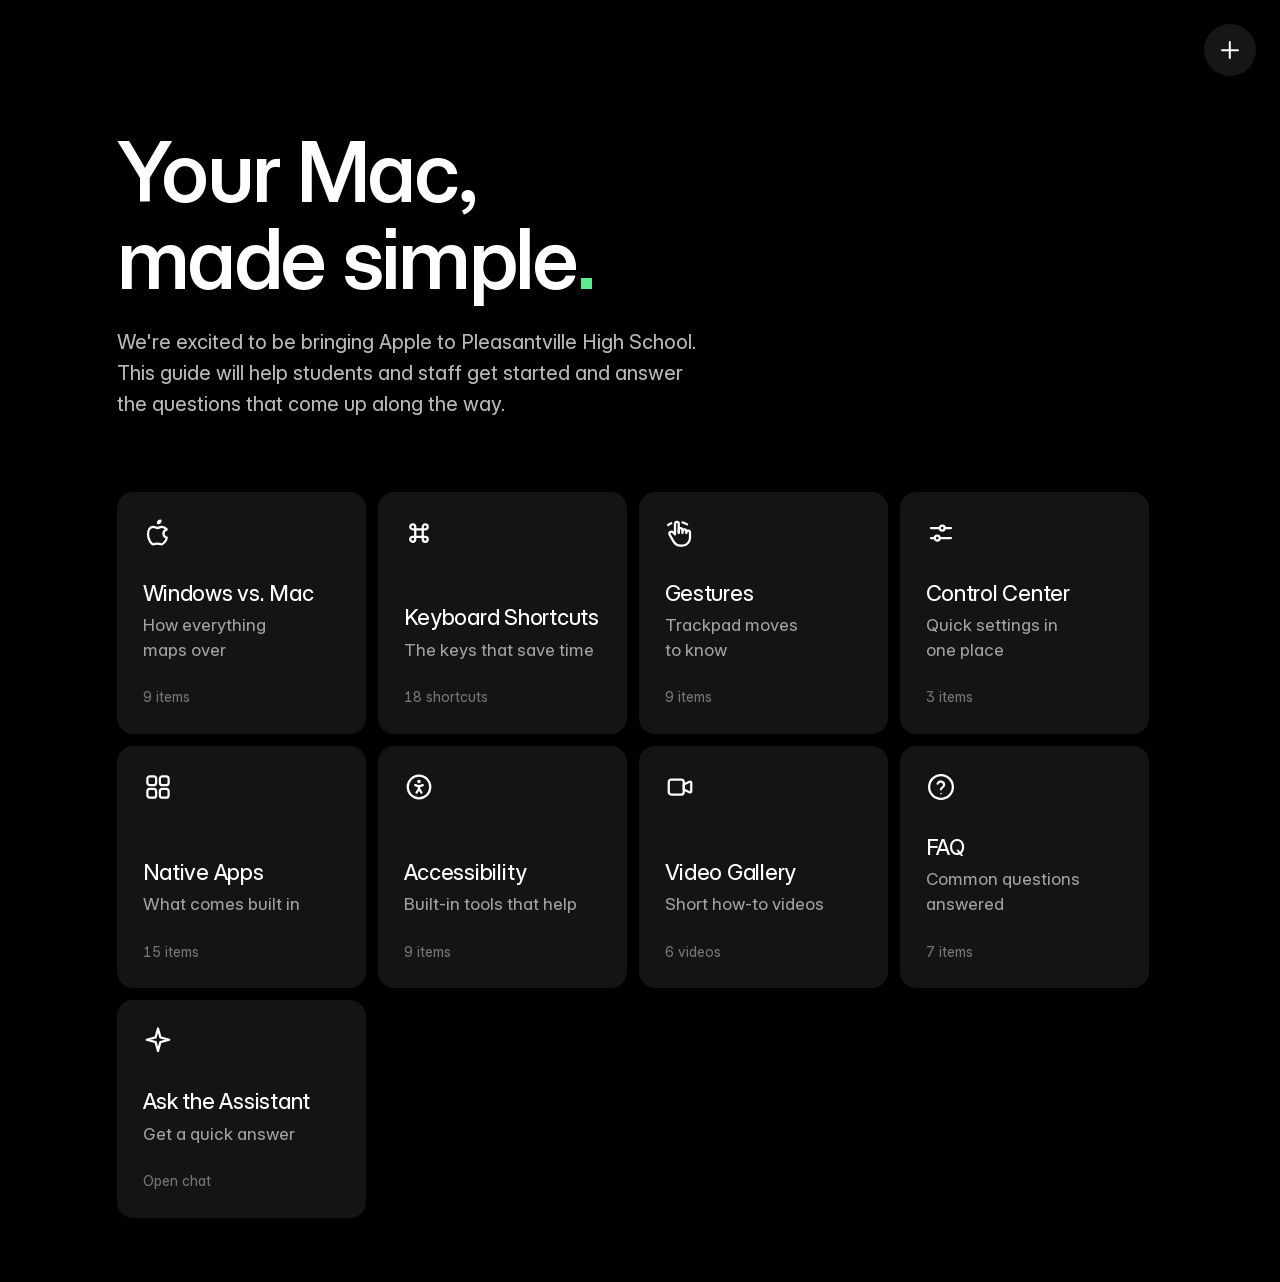
<file: index.html>
<!doctype html>
<html lang="en">
<head>
<meta charset="utf-8">
<meta name="viewport" content="width=device-width, initial-scale=1, viewport-fit=cover">
<meta name="color-scheme" content="dark">
<meta name="theme-color" content="#0a0a0a">
<title>Your Mac, made simple — Pleasantville Schools</title>
<meta name="description" content="A guide for Pleasantville students and staff switching from Windows to a Mac. Keyboard shortcuts, trackpad gestures, native apps, accessibility, videos, and answers to common questions.">
<meta property="og:title" content="Your Mac, made simple">
<meta property="og:description" content="A guide for Pleasantville students and staff getting started on a Mac.">
<meta property="og:type" content="website">
<meta property="og:url" content="https://pufsd-mac.pages.dev/">
<meta property="og:site_name" content="Pleasantville Union Free School District">
<meta name="twitter:card" content="summary">
<meta name="robots" content="index, follow">
<link rel="canonical" href="https://pufsd-mac.pages.dev/">
<link rel="stylesheet" href="styles.css?v=7">
</head>
<body>
<div id="site-header"></div>
<main>
  <div class="wrap">
    <header class="hero">
      <h1 id="heroTitle" class="hero-anim">Your Mac,<br>made simple<span class="dot">.</span></h1>
      <p id="heroTagline" class="hero-anim"></p>
    </header>
    <section id="browse" style="padding-top:0">
      <div class="grid" id="browseGrid" data-reveal></div>
    </section>
  </div>
</main>
<script src="content.js?v=7"></script>
<script src="app.js?v=7"></script>
<script>initPage('home');</script>
</body>
</html>
</file>
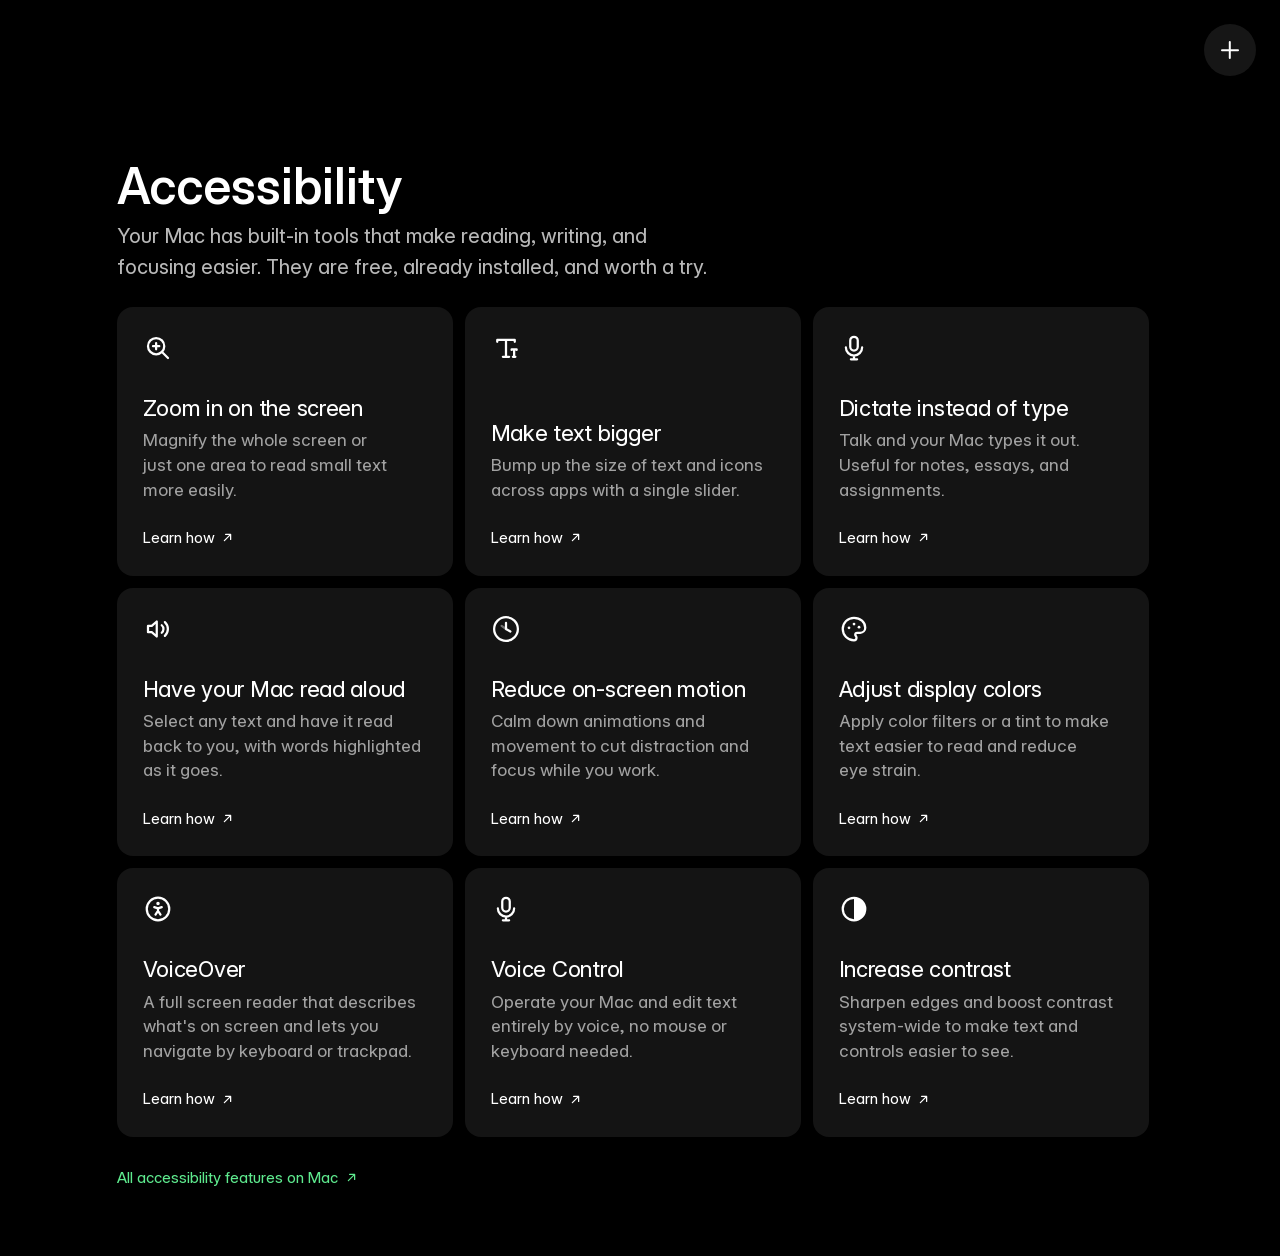
<file: accessibility.html>
<!doctype html>
<html lang="en">
<head>
<meta charset="utf-8">
<meta name="viewport" content="width=device-width, initial-scale=1, viewport-fit=cover">
<meta name="color-scheme" content="dark">
<meta name="theme-color" content="#0a0a0a">
<title>Accessibility — Mac Hub | Pleasantville Schools</title>
<meta name="description" content="Built-in Mac tools that make reading, writing, and focusing easier: zoom, larger text, dictation, spoken text, reduced motion, and color adjustments.">
<meta property="og:title" content="Mac Accessibility — Pleasantville Schools">
<meta property="og:description" content="Built-in tools that make your Mac easier to use.">
<meta property="og:type" content="website">
<meta property="og:url" content="https://pufsd-mac.pages.dev/accessibility">
<meta property="og:site_name" content="Pleasantville Union Free School District">
<meta name="twitter:card" content="summary">
<meta name="robots" content="index, follow">
<link rel="canonical" href="https://pufsd-mac.pages.dev/accessibility">
<link rel="stylesheet" href="styles.css?v=7">
</head>
<body>
<div id="site-header"></div>
<main>
  <div class="wrap">
    <section id="accessibility">
      <div class="sec-head"><h2>Accessibility</h2><p class="lead">Your Mac has built-in tools that make reading, writing, and focusing easier. They are free, already installed, and worth a try.</p></div>
      <div class="apps-grid" id="a11yGrid" data-reveal></div>
      <div class="sec-foot">
        <a class="doc-link" href="https://support.apple.com/guide/mac-help/use-accessibility-features-mh35884/mac" target="_blank" rel="noopener noreferrer">All accessibility features on Mac<svg width="15" height="15" viewBox="0 0 24 24" fill="none" stroke="currentColor" stroke-width="2" stroke-linecap="round" stroke-linejoin="round"><path d="M7 17 17 7M9 7h8v8"/></svg></a>
      </div>
    </section>
  </div>
</main>
<script src="content.js?v=7"></script>
<script src="app.js?v=7"></script>
<script>initPage('accessibility');</script>
</body>
</html>
</file>
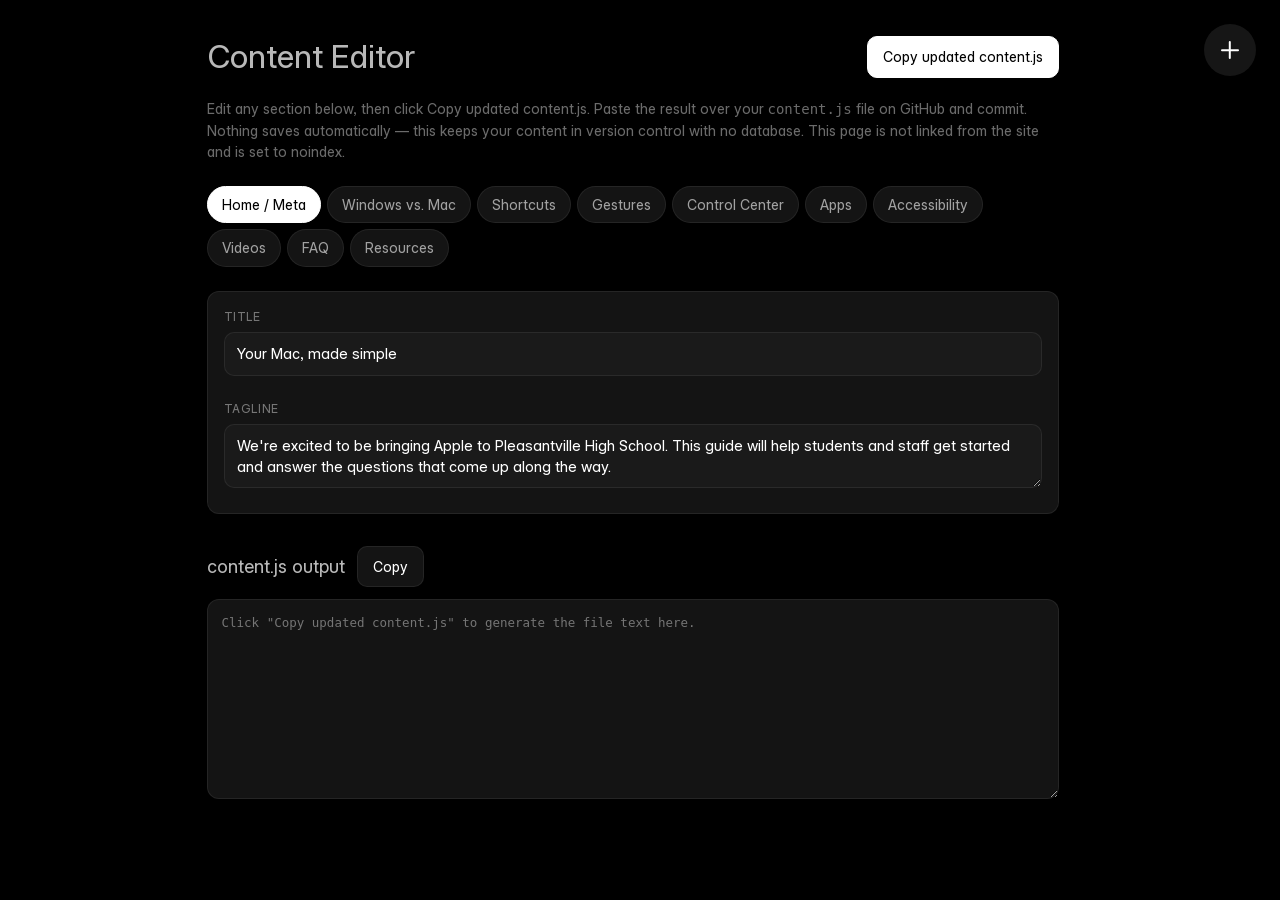
<file: admin.html>
<!doctype html>
<html lang="en">
<head>
<meta charset="utf-8">
<meta name="viewport" content="width=device-width, initial-scale=1, viewport-fit=cover">
<meta name="color-scheme" content="dark">
<meta name="theme-color" content="#0a0a0a">
<title>Content Editor — Mac Hub</title>
<meta name="robots" content="noindex, nofollow">
<link rel="stylesheet" href="styles.css?v=7">
<style>
/* editor-only styles (kept here so the shared sheet stays page-facing) */
.adm-wrap{max-width:900px;margin:0 auto;padding:0 var(--gutter)}
.adm-head{display:flex;align-items:center;gap:var(--s-3);flex-wrap:wrap;padding:var(--s-6) 0 var(--s-5)}
.adm-head h1{font-size:clamp(24px,3.5vw,32px);font-weight:560;letter-spacing:-0.01px}
.adm-head .spacer{flex:1}
.adm-note{color:var(--t3);font-size:14px;margin:-8px 0 var(--s-5);line-height:1.5}
.adm-tabs{display:flex;flex-wrap:wrap;gap:6px;margin-bottom:var(--s-5)}
.adm-tab{font:inherit;font-size:14px;font-weight:460;color:var(--t2);background:var(--glass-card);border:1px solid var(--rule);border-radius:999px;padding:7px 14px;cursor:pointer;transition:color .2s,background .2s}
.adm-tab:hover{color:var(--t1)}
.adm-tab.active{color:#000;background:var(--t1);border-color:var(--t1)}
.adm-rows{display:flex;flex-direction:column;gap:var(--s-3)}
.adm-row{background:var(--glass-card);border:1px solid var(--rule);border-radius:var(--ri);padding:var(--s-4)}
.adm-row-head{display:flex;align-items:center;gap:var(--s-3);margin-bottom:var(--s-3)}
.adm-row-head .idx{color:var(--t3);font-size:13px;font-variant-numeric:tabular-nums}
.adm-row-head .title{flex:1;color:var(--t1);font-size:15px;font-weight:460;white-space:nowrap;overflow:hidden;text-overflow:ellipsis}
.adm-field{margin-bottom:var(--s-3)}
.adm-field:last-child{margin-bottom:0}
.adm-field label{display:block;color:var(--t3);font-size:12px;text-transform:uppercase;letter-spacing:.05em;margin-bottom:5px}
.adm-field input,.adm-field textarea,.adm-field select{width:100%;background:var(--input-bg,#1a1a1a);border:1px solid var(--rule);border-radius:var(--rs);color:var(--t1);font:inherit;font-size:14.5px;padding:10px 12px}
.adm-field textarea{resize:vertical;min-height:64px;line-height:1.45}
.adm-field input:focus,.adm-field textarea:focus,.adm-field select:focus{outline:none;border-color:rgba(255,255,255,.4)}
.adm-btn{font:inherit;font-size:14px;font-weight:460;border-radius:var(--rs);padding:9px 15px;cursor:pointer;transition:background .2s,color .2s;white-space:nowrap}
.adm-btn.ghost{background:var(--glass-card);color:var(--t1);border:1px solid var(--rule)}
.adm-btn.ghost:hover{background:var(--glass-card-hover)}
.adm-btn.primary{background:var(--t1);color:#000;border:1px solid var(--t1)}
.adm-btn.primary:hover{background:rgba(255,255,255,.85)}
.adm-btn.danger{background:transparent;color:var(--t3);border:1px solid var(--rule)}
.adm-btn.danger:hover{color:#ff7a6e;border-color:rgba(255,122,110,.4)}
.adm-rowbtns{display:flex;gap:8px;justify-content:flex-end;margin-top:var(--s-3)}
.adm-add{margin-top:var(--s-4)}
.adm-export{margin:var(--s-6) 0 var(--s-8)}
.adm-export textarea{width:100%;min-height:200px;background:#141414;border:1px solid var(--rule);border-radius:var(--ri);color:var(--t2);font-family:ui-monospace,SFMono-Regular,Menlo,monospace;font-size:12.5px;line-height:1.5;padding:14px;resize:vertical}
.adm-export-head{display:flex;align-items:center;gap:var(--s-3);margin-bottom:var(--s-3);flex-wrap:wrap}
.adm-export-head h2{font-size:18px;font-weight:560}
.adm-meta-grid{display:grid;gap:var(--s-3)}
.adm-flash{color:var(--accent);font-size:14px;font-weight:460;opacity:0;transition:opacity .2s}
.adm-flash.show{opacity:1}
</style>
</head>
<body>
<div id="site-header"></div>
<main>
  <div class="adm-wrap">
    <div class="adm-head">
      <h1>Content Editor</h1>
      <span class="spacer"></span>
      <button type="button" class="adm-btn primary" id="exportBtn">Copy updated content.js</button>
    </div>
    <p class="adm-note">Edit any section below, then click <strong>Copy updated content.js</strong>. Paste the result over your <code>content.js</code> file on GitHub and commit. Nothing saves automatically &mdash; this keeps your content in version control with no database. This page is not linked from the site and is set to noindex.</p>
    <div class="adm-tabs" id="admTabs"></div>
    <div id="admBody"></div>
    <div class="adm-export">
      <div class="adm-export-head">
        <h2>content.js output</h2>
        <button type="button" class="adm-btn ghost" id="copyOut">Copy</button>
        <span class="adm-flash" id="flash">Copied</span>
      </div>
      <textarea id="output" readonly spellcheck="false" placeholder="Click &quot;Copy updated content.js&quot; to generate the file text here."></textarea>
    </div>
  </div>
</main>
<script src="content.js?v=7"></script>
<script src="app.js?v=7"></script>
<script>
/* ---- editor schema: which fields each section exposes ---- */
const A11Y_ICONS=['zoom','text','dictate','speak','motion','color','contrast','access'];
const CC_ICONS=['info','hand','sliders'];
const APP_ICON_KEYS=Object.keys(APP_ICONS);
const SCHEMA={
  meta:[['title','Title','text'],['tagline','Tagline','area']],
  switch:[['topic','Task','text'],['win','On Windows','text'],['mac','On a Mac','area']],
  gestures:[['name','Gesture','text'],['how','How to do it','text'],['ico','Icon key','text'],['doc','Doc URL','text']],
  control:[['t','Heading','text'],['ico','Icon',CC_ICONS],['body','Text','area']],
  apps:[['name','Name','text'],['icon','Icon',APP_ICON_KEYS],['desc','Description','area'],['url','URL','text']],
  accessibility:[['name','Name','text'],['ico','Icon',A11Y_ICONS],['desc','Description','area'],['url','Doc URL','text']],
  videos:[['title','Title','text'],['yt','YouTube ID','text'],['duration','Duration','text']],
  faq:[['q','Question','text'],['a','Answer','area']],
  resources:[['rname','Name','text'],['rdesc','Description','text'],['url','URL','text']]
};
const TAB_LABELS={meta:'Home / Meta',switch:'Windows vs. Mac',shortcuts:'Shortcuts',gestures:'Gestures',control:'Control Center',apps:'Apps',accessibility:'Accessibility',videos:'Videos',faq:'FAQ',resources:'Resources'};
const TABS=['meta','switch','shortcuts','gestures','control','apps','accessibility','videos','faq','resources'];

/* working copy of the data (deep clone so edits are isolated until export) */
const DATA=JSON.parse(JSON.stringify(CONTENT));
let activeTab='meta';

function field(label,name,type,value,onInput){
  const wrap=document.createElement('div');wrap.className='adm-field';
  const lab=document.createElement('label');lab.textContent=label;wrap.appendChild(lab);
  let input;
  if(Array.isArray(type)){
    input=document.createElement('select');
    type.forEach(opt=>{const o=document.createElement('option');o.value=opt;o.textContent=opt;if(opt===value)o.selected=true;input.appendChild(o);});
  }else if(type==='area'){
    input=document.createElement('textarea');input.value=value||'';
  }else{
    input=document.createElement('input');input.type='text';input.value=value||'';
  }
  input.addEventListener('input',()=>onInput(input.value));
  if(input.tagName==='SELECT')input.addEventListener('change',()=>onInput(input.value));
  wrap.appendChild(input);
  return wrap;
}

function drawMeta(){
  const body=document.getElementById('admBody');body.innerHTML='';
  const card=document.createElement('div');card.className='adm-row';
  const grid=document.createElement('div');grid.className='adm-meta-grid';
  SCHEMA.meta.forEach(([k,label,type])=>{
    grid.appendChild(field(label,k,type,DATA.meta[k],v=>DATA.meta[k]=v));
  });
  card.appendChild(grid);body.appendChild(card);
}

function drawShortcuts(){
  const body=document.getElementById('admBody');body.innerHTML='';
  const note=document.createElement('p');note.className='adm-note';
  note.innerHTML='Shortcuts are grouped. Each item has a label and its keys (comma-separated, e.g. <code>&#8984;, C</code>).';
  body.appendChild(note);
  DATA.shortcuts.forEach((grp,gi)=>{
    const gcard=document.createElement('div');gcard.className='adm-row';
    gcard.appendChild(field('Group name','group','text',grp.group,v=>grp.group=v));
    grp.items.forEach((it,ii)=>{
      const sub=document.createElement('div');sub.style.cssText='border-top:1px solid var(--rule);padding-top:12px;margin-top:12px';
      sub.appendChild(field('Label','label','text',it.label,v=>it.label=v));
      sub.appendChild(field('Keys (comma-separated)','keys','text',it.keys.join(', '),v=>it.keys=v.split(',').map(s=>s.trim()).filter(Boolean)));
      const btns=document.createElement('div');btns.className='adm-rowbtns';
      const del=document.createElement('button');del.className='adm-btn danger';del.textContent='Delete';
      del.onclick=()=>{grp.items.splice(ii,1);drawShortcuts();};
      btns.appendChild(del);sub.appendChild(btns);gcard.appendChild(sub);
    });
    const add=document.createElement('button');add.className='adm-btn ghost adm-add';add.textContent='+ Add shortcut';
    add.onclick=()=>{grp.items.push({label:'New shortcut',keys:['\u2318','?']});drawShortcuts();};
    gcard.appendChild(add);body.appendChild(gcard);
  });
}

function drawList(tab){
  const body=document.getElementById('admBody');body.innerHTML='';
  const schema=SCHEMA[tab];const arr=DATA[tab];
  const rows=document.createElement('div');rows.className='adm-rows';
  arr.forEach((item,i)=>{
    const card=document.createElement('div');card.className='adm-row';
    const head=document.createElement('div');head.className='adm-row-head';
    const idx=document.createElement('span');idx.className='idx';idx.textContent='#'+(i+1);
    const title=document.createElement('span');title.className='title';
    title.textContent=item[schema[0][0]]||'(untitled)';
    head.appendChild(idx);head.appendChild(title);card.appendChild(head);
    schema.forEach(([k,label,type])=>{
      card.appendChild(field(label,k,type,item[k],v=>{item[k]=v;if(k===schema[0][0])title.textContent=v||'(untitled)';}));
    });
    const btns=document.createElement('div');btns.className='adm-rowbtns';
    const up=document.createElement('button');up.className='adm-btn ghost';up.textContent='\u2191';up.title='Move up';
    up.onclick=()=>{if(i>0){[arr[i-1],arr[i]]=[arr[i],arr[i-1]];drawList(tab);}};
    const down=document.createElement('button');down.className='adm-btn ghost';down.textContent='\u2193';down.title='Move down';
    down.onclick=()=>{if(i<arr.length-1){[arr[i+1],arr[i]]=[arr[i],arr[i+1]];drawList(tab);}};
    const del=document.createElement('button');del.className='adm-btn danger';del.textContent='Delete';
    del.onclick=()=>{if(confirm('Delete this item?')){arr.splice(i,1);drawList(tab);}};
    btns.appendChild(up);btns.appendChild(down);btns.appendChild(del);
    card.appendChild(btns);rows.appendChild(card);
  });
  body.appendChild(rows);
  const add=document.createElement('button');add.className='adm-btn ghost adm-add';add.textContent='+ Add item';
  add.onclick=()=>{const blank={};schema.forEach(([k])=>blank[k]='');arr.push(blank);drawList(tab);};
  body.appendChild(add);
}

function draw(){
  document.querySelectorAll('.adm-tab').forEach(t=>t.classList.toggle('active',t.dataset.tab===activeTab));
  if(activeTab==='meta')drawMeta();
  else if(activeTab==='shortcuts')drawShortcuts();
  else drawList(activeTab);
}

/* build tabs */
const tabsEl=document.getElementById('admTabs');
TABS.forEach(t=>{
  const b=document.createElement('button');b.className='adm-tab';b.dataset.tab=t;b.textContent=TAB_LABELS[t];
  b.onclick=()=>{activeTab=t;draw();window.scrollTo({top:0,behavior:'smooth'});};
  tabsEl.appendChild(b);
});

/* ---- export: serialize DATA back into a content.js file ---- */
function jsString(s){return JSON.stringify(String(s));}
function serializeArr(arr,keys){
  return arr.map(o=>{
    const parts=keys.filter(k=>o[k]!==undefined&&o[k]!=='').map(k=>{
      if(k==='keys')return 'keys:['+o.keys.map(jsString).join(',')+']';
      return k+':'+jsString(o[k]);
    });
    return '    {'+parts.join(',')+'}';
  }).join(',\n');
}
function buildContentJs(){
  let out='/* content.js — single source of truth: all site data + icon maps.\n';
  out+='   Loaded by every page before app.js. Edit content here (or via /admin). */\n\n';
  out+='const CONTENT = {\n';
  out+='  meta:{ title:'+jsString(DATA.meta.title)+', tagline:'+jsString(DATA.meta.tagline)+' },\n';
  out+='  switch:[\n'+serializeArr(DATA.switch,['topic','win','mac'])+'\n  ],\n';
  out+='  shortcuts:[\n'+DATA.shortcuts.map(g=>
    '    {group:'+jsString(g.group)+',items:[\n'
    +g.items.map(it=>'      {label:'+jsString(it.label)+',keys:['+it.keys.map(jsString).join(',')+']}').join(',\n')
    +'\n    ]}'
  ).join(',\n')+'\n  ],\n';
  out+='  gestures:[\n'+serializeArr(DATA.gestures,['name','how','ico','doc'])+'\n  ],\n';
  out+='  control:[\n'+serializeArr(DATA.control,['t','ico','body'])+'\n  ],\n';
  out+='  apps:[\n'+serializeArr(DATA.apps,['name','icon','desc','img','url'])+'\n  ],\n';
  out+='  faq:[\n'+serializeArr(DATA.faq,['q','a'])+'\n  ],\n';
  out+='  resources:[\n'+serializeArr(DATA.resources,['rname','rdesc','url'])+'\n  ],\n';
  out+='  accessibility:[\n'+serializeArr(DATA.accessibility,['name','desc','ico','url'])+'\n  ],\n';
  out+='  videos:[\n'+serializeArr(DATA.videos,['title','yt','duration'])+'\n  ],\n';
  out+='  helpEmail:'+jsString(DATA.helpEmail)+'\n';
  out+='};\n\n';
  // re-append BROWSE, ICONS, APP_ICONS verbatim from the live objects
  out+='const BROWSE='+JSON.stringify(BROWSE,null,2).replace(/"([a-zA-Z_]+)":/g,'$1:')+';\n\n';
  out+='const ICONS='+serializeIcons(ICONS)+';\n\n';
  out+='const APP_ICONS='+serializeIcons(APP_ICONS)+';\n';
  return out;
}
function serializeIcons(obj){
  return '{\n'+Object.keys(obj).map(k=>'  '+k+':'+jsString(obj[k])).join(',\n')+'\n}';
}

document.getElementById('exportBtn').onclick=()=>{
  const text=buildContentJs();
  document.getElementById('output').value=text;
  copyText(text);
  document.getElementById('output').scrollIntoView({behavior:'smooth',block:'center'});
};
document.getElementById('copyOut').onclick=()=>copyText(document.getElementById('output').value);
function copyText(t){
  const flash=()=>{const f=document.getElementById('flash');f.classList.add('show');setTimeout(()=>f.classList.remove('show'),1600);};
  if(navigator.clipboard&&navigator.clipboard.writeText){navigator.clipboard.writeText(t).then(flash).catch(()=>{});}
}

/* init: header/footer chrome from app.js, then the editor */
injectChrome(null);
draw();
</script>
</body>
</html>
</file>
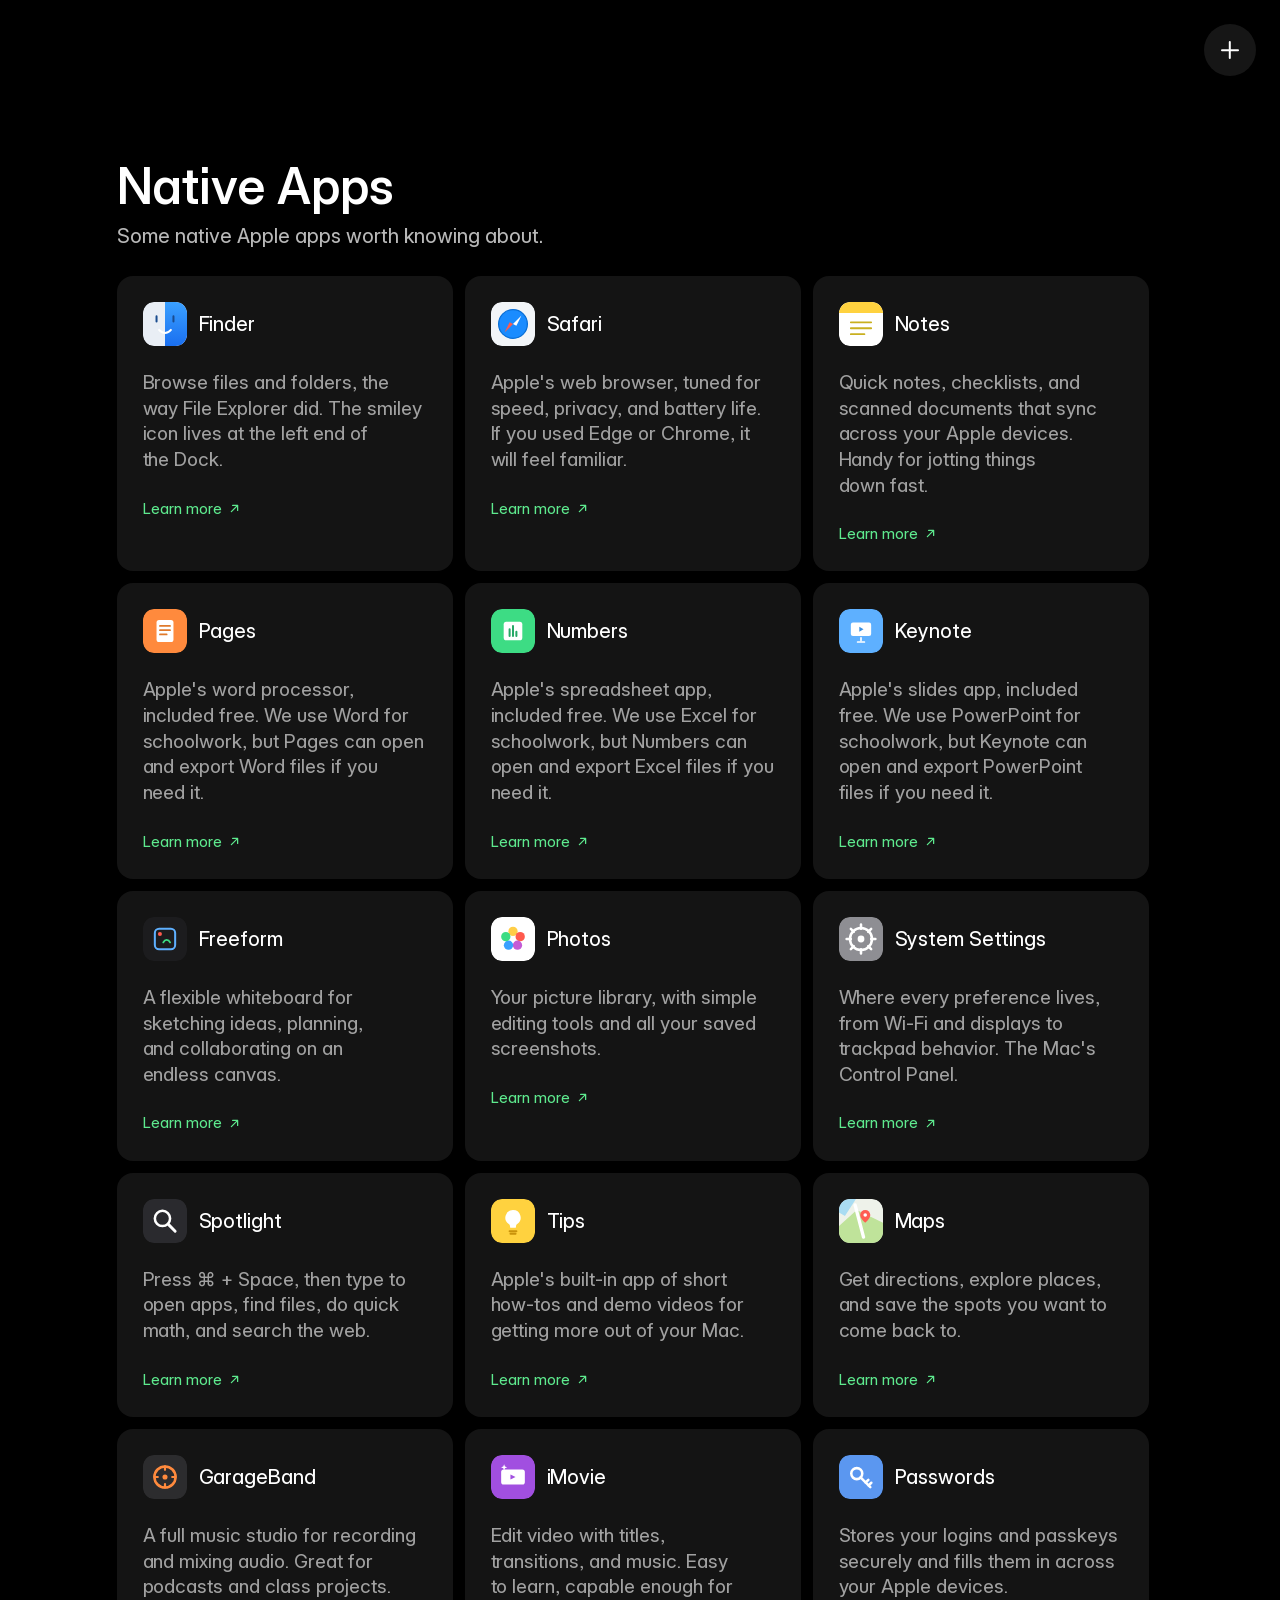
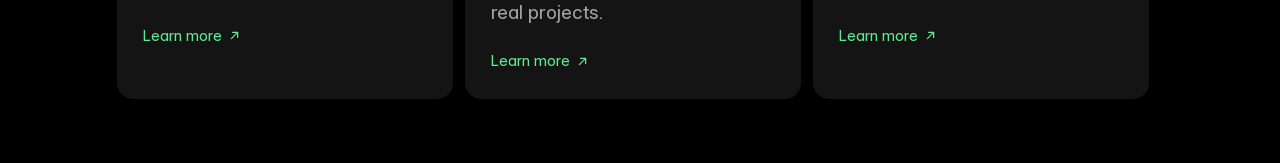
<file: apps.html>
<!doctype html>
<html lang="en">
<head>
<meta charset="utf-8">
<meta name="viewport" content="width=device-width, initial-scale=1, viewport-fit=cover">
<meta name="color-scheme" content="dark">
<meta name="theme-color" content="#0a0a0a">
<title>Native Apps — Mac Hub | Pleasantville Schools</title>
<meta name="description" content="The apps that come built in on your Mac: Finder, Safari, Notes, Pages, Numbers, Keynote, and more. For schoolwork you will still use the Microsoft apps.">
<meta property="og:title" content="Mac Native Apps — Pleasantville Schools">
<meta property="og:description" content="What comes built in on your Mac.">
<meta property="og:type" content="website">
<meta property="og:url" content="https://pufsd-mac.pages.dev/apps">
<meta property="og:site_name" content="Pleasantville Union Free School District">
<meta name="twitter:card" content="summary">
<meta name="robots" content="index, follow">
<link rel="canonical" href="https://pufsd-mac.pages.dev/apps">
<link rel="stylesheet" href="styles.css?v=7">
</head>
<body>
<div id="site-header"></div>
<main>
  <div class="wrap">
    <section id="apps">
      <div class="sec-head"><h2>Native Apps</h2><p class="lead">Some native Apple apps worth knowing about.</p></div>
      <div class="apps-grid" id="appsGrid" data-reveal></div>
    </section>
  </div>
</main>
<script src="content.js?v=7"></script>
<script src="app.js?v=7"></script>
<script>initPage('apps');</script>
</body>
</html>
</file>
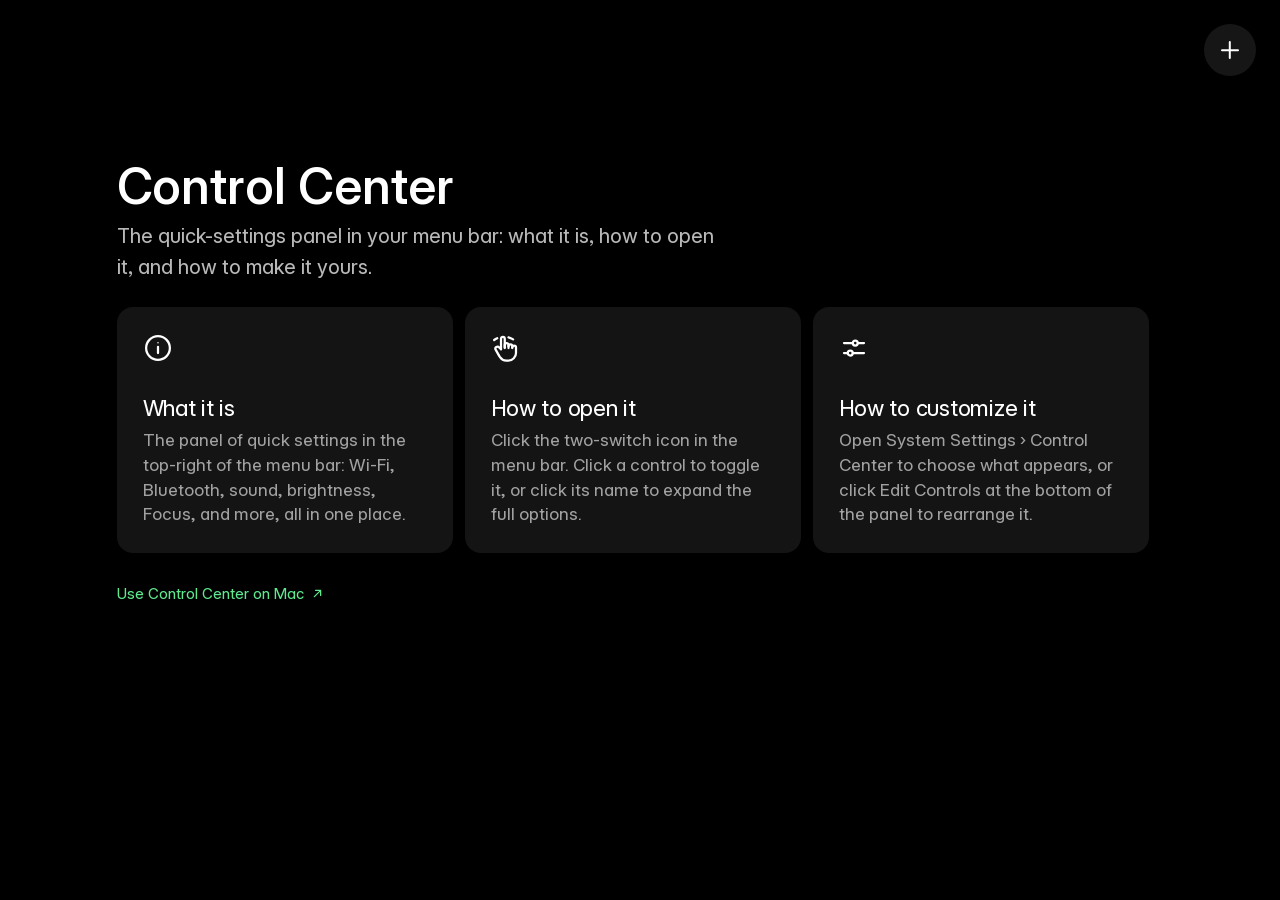
<file: control-center.html>
<!doctype html>
<html lang="en">
<head>
<meta charset="utf-8">
<meta name="viewport" content="width=device-width, initial-scale=1, viewport-fit=cover">
<meta name="color-scheme" content="dark">
<meta name="theme-color" content="#0a0a0a">
<title>Control Center — Mac Hub | Pleasantville Schools</title>
<meta name="description" content="What Control Center is on a Mac, how to open it from the menu bar, and how to customize which quick settings appear.">
<meta property="og:title" content="Mac Control Center — Pleasantville Schools">
<meta property="og:description" content="The quick-settings panel in your menu bar, and how to make it yours.">
<meta property="og:type" content="website">
<meta property="og:url" content="https://pufsd-mac.pages.dev/control-center">
<meta property="og:site_name" content="Pleasantville Union Free School District">
<meta name="twitter:card" content="summary">
<meta name="robots" content="index, follow">
<link rel="canonical" href="https://pufsd-mac.pages.dev/control-center">
<link rel="stylesheet" href="styles.css?v=7">
</head>
<body>
<div id="site-header"></div>
<main>
  <div class="wrap">
    <section id="control">
      <div class="sec-head"><h2>Control Center</h2><p class="lead">The quick-settings panel in your menu bar: what it is, how to open it, and how to make it yours.</p></div>
      <div class="cc-grid" id="ccGrid" data-reveal></div>
      <div class="sec-foot">
        <a class="doc-link" href="https://support.apple.com/guide/mac-help/quickly-change-settings-mchl50f94f8f/mac" target="_blank" rel="noopener noreferrer">Use Control Center on Mac<svg width="15" height="15" viewBox="0 0 24 24" fill="none" stroke="currentColor" stroke-width="2" stroke-linecap="round" stroke-linejoin="round"><path d="M7 17 17 7M9 7h8v8"/></svg></a>
      </div>
    </section>
  </div>
</main>
<script src="content.js?v=7"></script>
<script src="app.js?v=7"></script>
<script>initPage('control');</script>
</body>
</html>
</file>
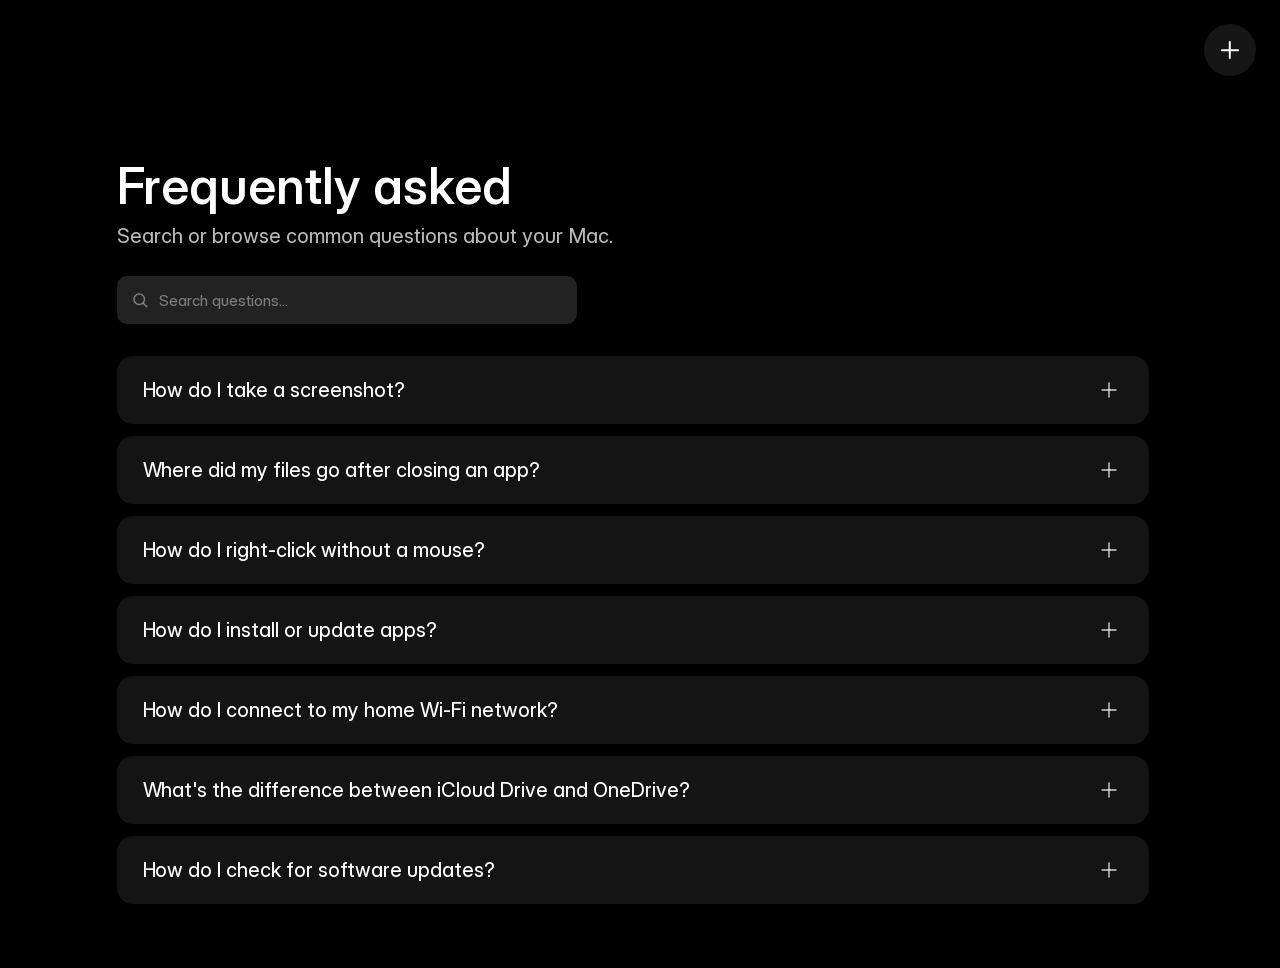
<file: faq.html>
<!doctype html>
<html lang="en">
<head>
<meta charset="utf-8">
<meta name="viewport" content="width=device-width, initial-scale=1, viewport-fit=cover">
<meta name="color-scheme" content="dark">
<meta name="theme-color" content="#0a0a0a">
<title>FAQ — Mac Hub | Pleasantville Schools</title>
<meta name="description" content="Answers to common questions about using a MacBook at Pleasantville: screenshots, installing apps, Wi-Fi, saving schoolwork to OneDrive, and more.">
<meta property="og:title" content="Mac FAQ — Pleasantville Schools">
<meta property="og:description" content="Common questions about using your MacBook, answered.">
<meta property="og:type" content="website">
<meta property="og:url" content="https://pufsd-mac.pages.dev/faq">
<meta property="og:site_name" content="Pleasantville Union Free School District">
<meta name="twitter:card" content="summary">
<meta name="robots" content="index, follow">
<link rel="canonical" href="https://pufsd-mac.pages.dev/faq">
<link rel="stylesheet" href="styles.css?v=7">
</head>
<body>
<div id="site-header"></div>
<main>
  <div class="wrap">
    <section id="faq">
      <div class="sec-head"><h2>Frequently asked</h2><p class="lead">Search or browse common questions about your Mac.</p></div>
      <div class="page-search">
        <div class="search-field">
          <svg width="18" height="18" viewBox="0 0 24 24" fill="none" stroke="currentColor" stroke-width="2" stroke-linecap="round"><circle cx="11" cy="11" r="7"/><path d="m21 21-4.3-4.3"/></svg>
          <input id="faqSearch" type="search" placeholder="Search questions..." autocomplete="off">
        </div>
      </div>
      <p class="page-noresults" id="faqNo">No matching questions. Try the assistant for anything else.</p>
      <div id="faqList" data-reveal></div>
    </section>
  </div>
</main>
<script src="content.js?v=7"></script>
<script src="app.js?v=7"></script>
<script>initPage('faq');</script>
</body>
</html>
</file>
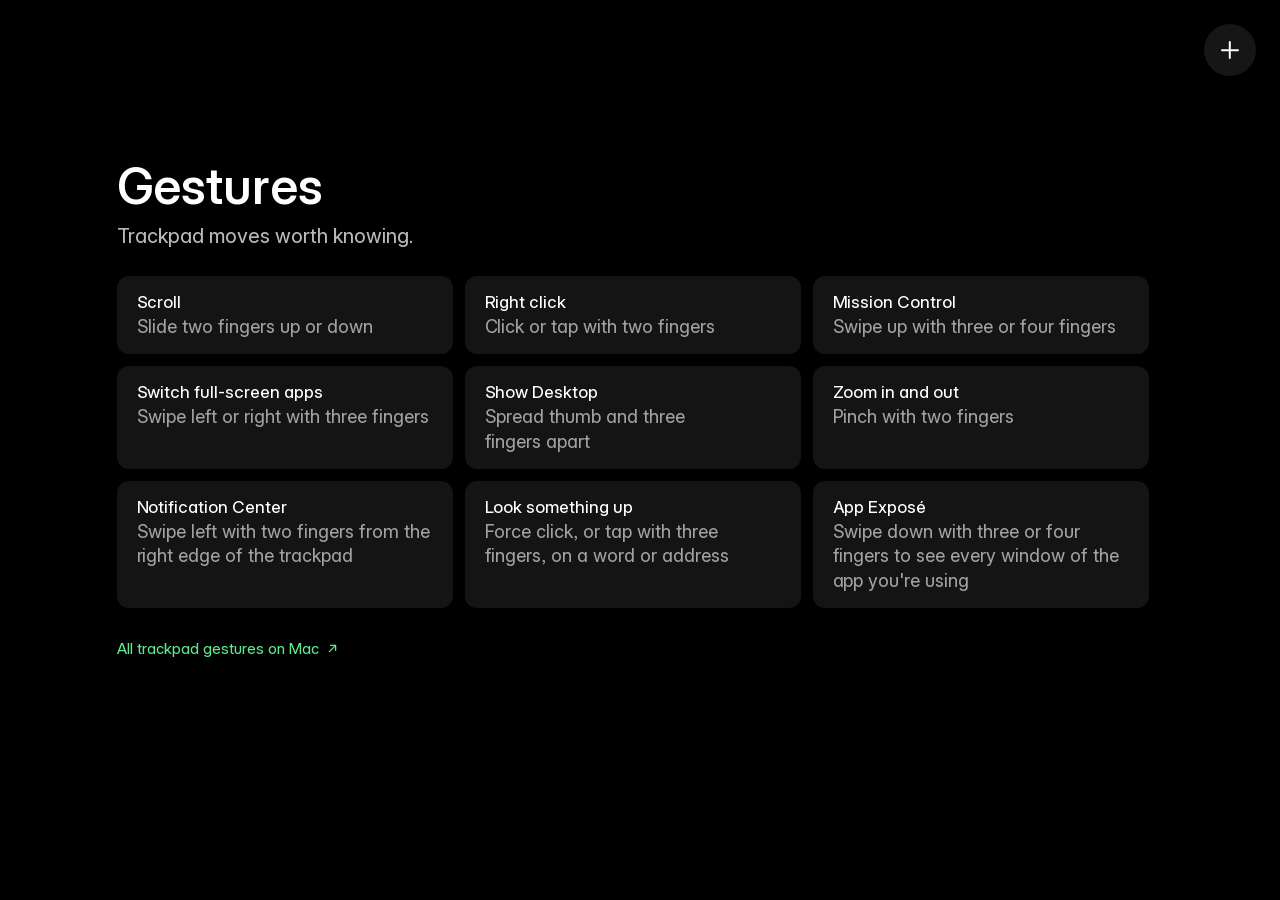
<file: gestures.html>
<!doctype html>
<html lang="en">
<head>
<meta charset="utf-8">
<meta name="viewport" content="width=device-width, initial-scale=1, viewport-fit=cover">
<meta name="color-scheme" content="dark">
<meta name="theme-color" content="#0a0a0a">
<title>Trackpad Gestures — Mac Hub | Pleasantville Schools</title>
<meta name="description" content="Trackpad gestures worth knowing on a Mac: scroll, right-click, Mission Control, switching apps, Show Desktop, and zoom. Fine-tune them in System Settings.">
<meta property="og:title" content="Mac Trackpad Gestures — Pleasantville Schools">
<meta property="og:description" content="Trackpad moves worth knowing on a Mac.">
<meta property="og:type" content="website">
<meta property="og:url" content="https://pufsd-mac.pages.dev/gestures">
<meta property="og:site_name" content="Pleasantville Union Free School District">
<meta name="twitter:card" content="summary">
<meta name="robots" content="index, follow">
<link rel="canonical" href="https://pufsd-mac.pages.dev/gestures">
<link rel="stylesheet" href="styles.css?v=7">
</head>
<body>
<div id="site-header"></div>
<main>
  <div class="wrap">
    <section id="gestures">
      <div class="sec-head"><h2>Gestures</h2><p class="lead">Trackpad moves worth knowing.</p></div>
      <div class="gest-grid" id="gestureRows" data-reveal></div>
      <div class="sec-foot">
        <a class="doc-link" href="https://support.apple.com/en-us/102482" target="_blank" rel="noopener noreferrer">All trackpad gestures on Mac<svg width="15" height="15" viewBox="0 0 24 24" fill="none" stroke="currentColor" stroke-width="2" stroke-linecap="round" stroke-linejoin="round"><path d="M7 17 17 7M9 7h8v8"/></svg></a>
      </div>
    </section>
  </div>
</main>
<script src="content.js?v=7"></script>
<script src="app.js?v=7"></script>
<script>initPage('gestures');</script>
</body>
</html>
</file>
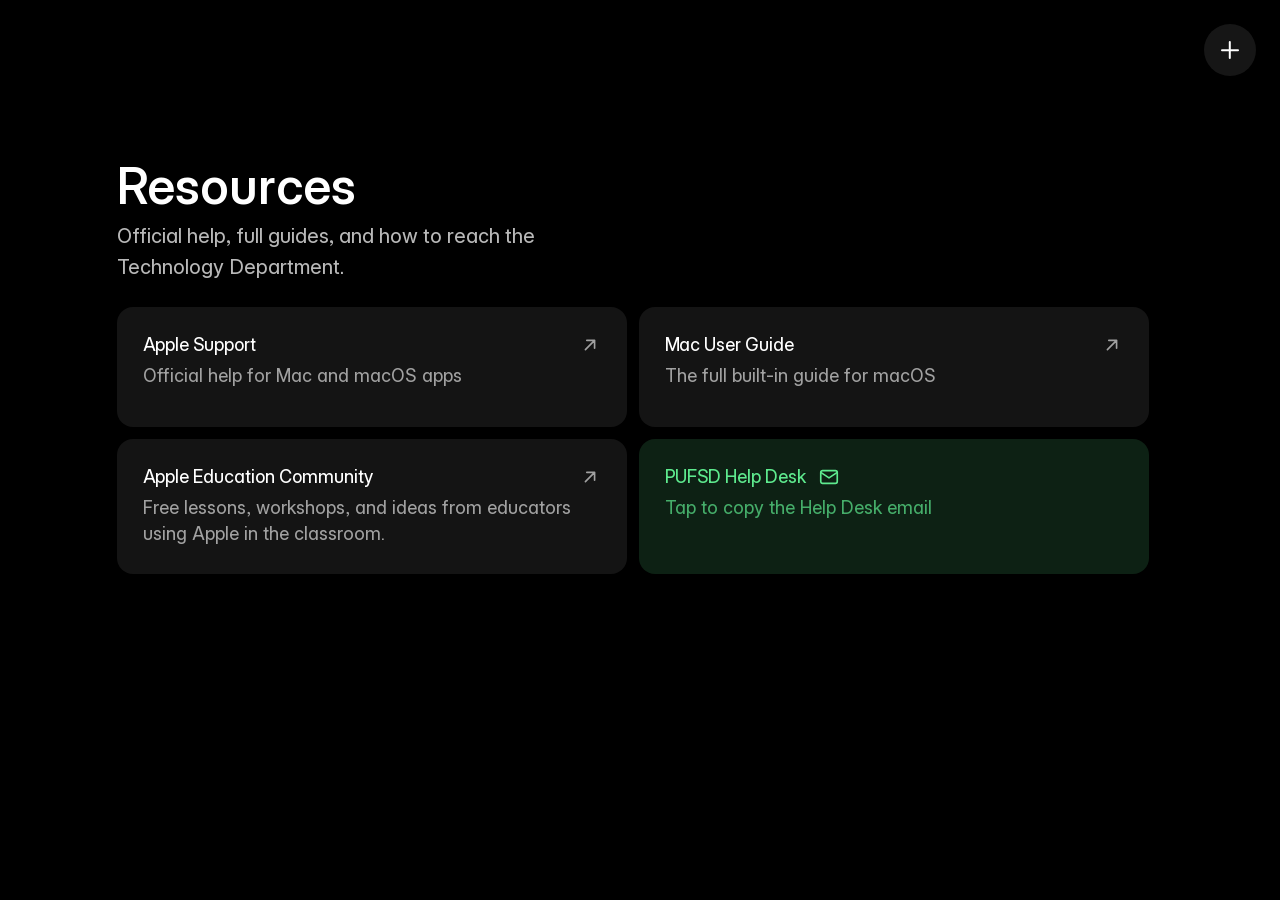
<file: resources.html>
<!doctype html>
<html lang="en">
<head>
<meta charset="utf-8">
<meta name="viewport" content="width=device-width, initial-scale=1, viewport-fit=cover">
<meta name="color-scheme" content="dark">
<meta name="theme-color" content="#0a0a0a">
<title>Resources — Mac Hub | Pleasantville Schools</title>
<meta name="description" content="Official help and guides for your Mac, plus how to reach the Pleasantville Technology Department help desk.">
<meta property="og:title" content="Mac Resources — Pleasantville Schools">
<meta property="og:description" content="Official help, guides, and how to reach the help desk.">
<meta property="og:type" content="website">
<meta property="og:url" content="https://pufsd-mac.pages.dev/resources">
<meta property="og:site_name" content="Pleasantville Union Free School District">
<meta name="twitter:card" content="summary">
<meta name="robots" content="index, follow">
<link rel="canonical" href="https://pufsd-mac.pages.dev/resources">
<link rel="stylesheet" href="styles.css?v=7">
</head>
<body>
<div id="site-header"></div>
<main>
  <div class="wrap">
    <section id="resources">
      <div class="sec-head"><h2>Resources</h2><p class="lead">Official help, full guides, and how to reach the Technology Department.</p></div>
      <div class="res res-2" id="resGrid" data-reveal></div>
    </section>
  </div>
</main>
<script src="content.js?v=7"></script>
<script src="app.js?v=7"></script>
<script>initPage('resources');</script>
</body>
</html>
</file>
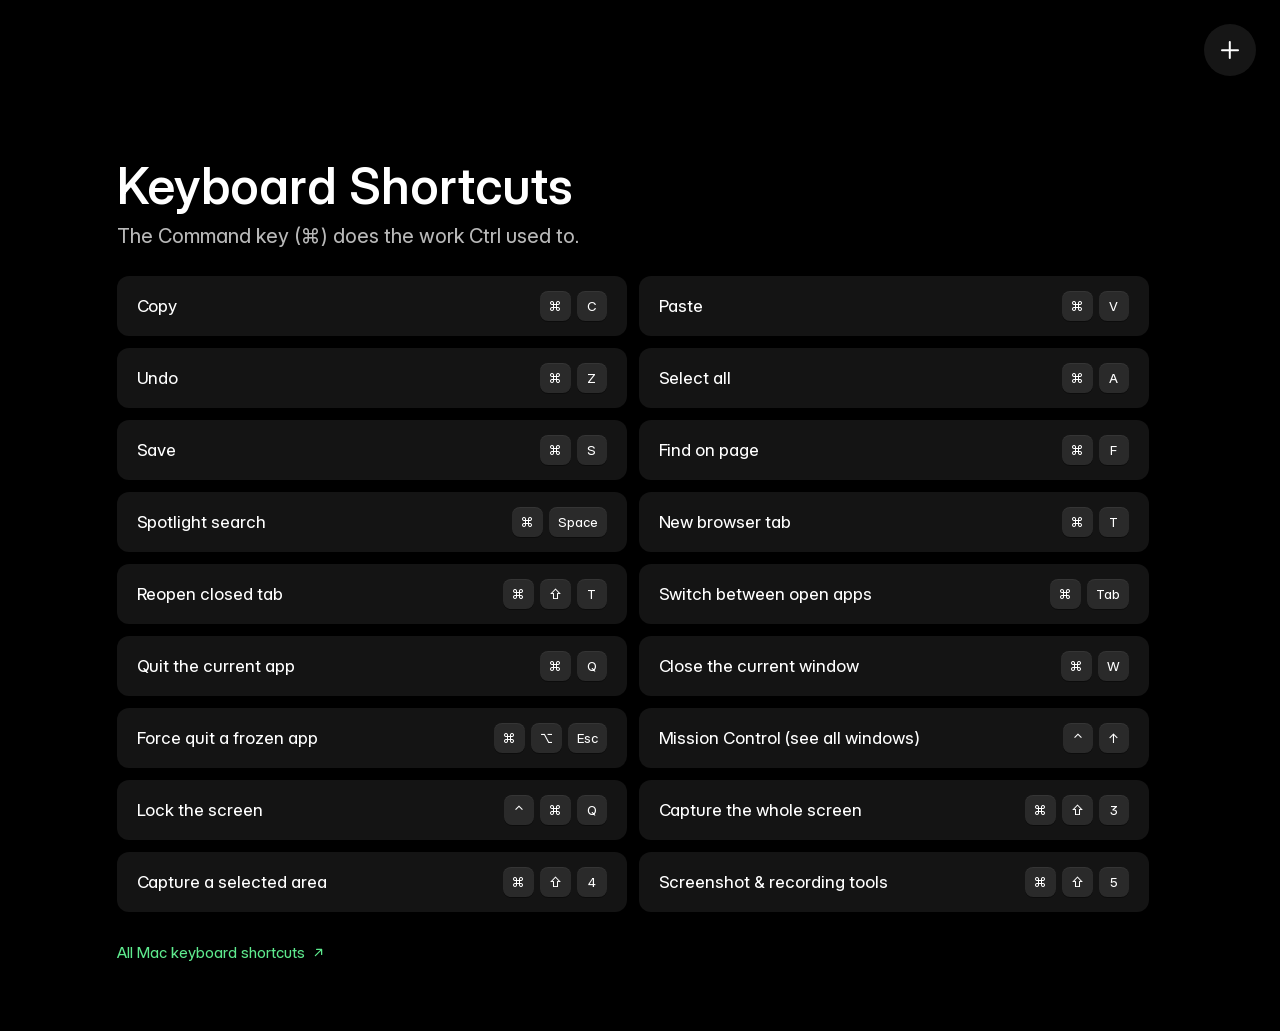
<file: shortcuts.html>
<!doctype html>
<html lang="en">
<head>
<meta charset="utf-8">
<meta name="viewport" content="width=device-width, initial-scale=1, viewport-fit=cover">
<meta name="color-scheme" content="dark">
<meta name="theme-color" content="#0a0a0a">
<title>Keyboard Shortcuts — Mac Hub | Pleasantville Schools</title>
<meta name="description" content="The Mac keyboard shortcuts that save time: copy, paste, undo, Spotlight, switching apps, screenshots, and more. The Command key does what Ctrl used to.">
<meta property="og:title" content="Mac Keyboard Shortcuts — Pleasantville Schools">
<meta property="og:description" content="The keyboard shortcuts that save time on a Mac.">
<meta property="og:type" content="website">
<meta property="og:url" content="https://pufsd-mac.pages.dev/shortcuts">
<meta property="og:site_name" content="Pleasantville Union Free School District">
<meta name="twitter:card" content="summary">
<meta name="robots" content="index, follow">
<link rel="canonical" href="https://pufsd-mac.pages.dev/shortcuts">
<link rel="stylesheet" href="styles.css?v=7">
</head>
<body>
<div id="site-header"></div>
<main>
  <div class="wrap">
    <section id="shortcuts">
      <div class="sec-head"><h2>Keyboard Shortcuts</h2><p class="lead">The Command key (&#8984;) does the work Ctrl used to.</p></div>
      <div class="sc-table" id="scList" data-reveal></div>
      <div class="sec-foot">
        <a class="doc-link" href="https://support.apple.com/en-us/102650" target="_blank" rel="noopener noreferrer">All Mac keyboard shortcuts<svg width="15" height="15" viewBox="0 0 24 24" fill="none" stroke="currentColor" stroke-width="2" stroke-linecap="round" stroke-linejoin="round"><path d="M7 17 17 7M9 7h8v8"/></svg></a>
      </div>
    </section>
  </div>
</main>
<script src="content.js?v=7"></script>
<script src="app.js?v=7"></script>
<script>initPage('shortcuts');</script>
</body>
</html>
</file>
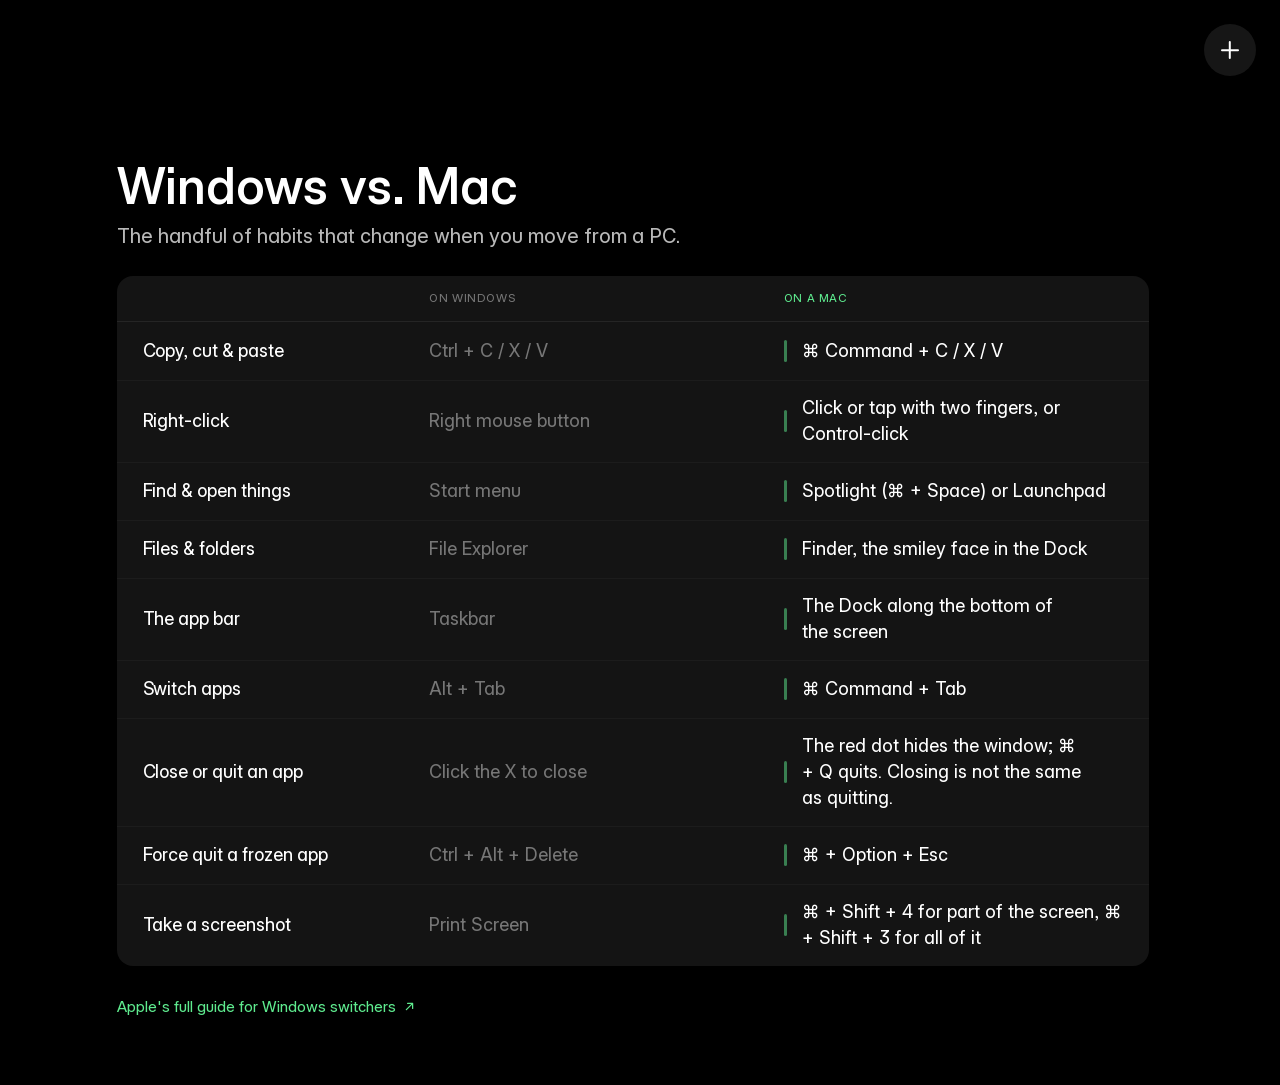
<file: windows-vs-mac.html>
<!doctype html>
<html lang="en">
<head>
<meta charset="utf-8">
<meta name="viewport" content="width=device-width, initial-scale=1, viewport-fit=cover">
<meta name="color-scheme" content="dark">
<meta name="theme-color" content="#0a0a0a">
<title>Windows vs. Mac — Mac Hub | Pleasantville Schools</title>
<meta name="description" content="How everyday Windows habits map to a Mac: copy and paste, right-click, finding files, switching apps, screenshots, and more.">
<meta property="og:title" content="Windows vs. Mac — Pleasantville Schools">
<meta property="og:description" content="How everyday Windows habits map over to a Mac.">
<meta property="og:type" content="website">
<meta property="og:url" content="https://pufsd-mac.pages.dev/windows-vs-mac">
<meta property="og:site_name" content="Pleasantville Union Free School District">
<meta name="twitter:card" content="summary">
<meta name="robots" content="index, follow">
<link rel="canonical" href="https://pufsd-mac.pages.dev/windows-vs-mac">
<link rel="stylesheet" href="styles.css?v=7">
</head>
<body>
<div id="site-header"></div>
<main>
  <div class="wrap">
    <section id="switch">
      <div class="sec-head"><h2>Windows vs. Mac</h2><p class="lead">The handful of habits that change when you move from a PC.</p></div>
      <div class="switch-grid no-stagger" id="switchRows" data-reveal></div>
      <div class="sec-foot">
        <a class="doc-link" href="https://support.apple.com/guide/mac-help/switched-from-windows-to-mac-mchlbc684e49/mac" target="_blank" rel="noopener noreferrer">Apple's full guide for Windows switchers<svg width="15" height="15" viewBox="0 0 24 24" fill="none" stroke="currentColor" stroke-width="2" stroke-linecap="round" stroke-linejoin="round"><path d="M7 17 17 7M9 7h8v8"/></svg></a>
      </div>
    </section>
  </div>
</main>
<script src="content.js?v=7"></script>
<script src="app.js?v=7"></script>
<script>initPage('switch');</script>
</body>
</html>
</file>
<file: styles.css>
/* Self-hosted Inter variable (SIL Open Font License), same file as the resume site. */
@font-face{
  font-family:"Inter var";font-style:normal;font-weight:100 900;font-display:swap;
  src:url("fonts/InterVariable.woff2") format("woff2");
}
:root{
  --bg:#000000;
  --bg-card:#161616;
  --glass-card:rgb(20,20,20);
  --glass-card-hover:rgb(30,30,30);
  --surface-2:#2a2a2a;
  --t1:#ffffff;
  --text-on-bg:rgba(255,255,255,.72);
  --text-on-card:rgba(255,255,255,.6);
  --t2:var(--text-on-card);
  --t3:rgba(255,255,255,.42);
  --rule:rgba(255,255,255,.07);
  --rule-strong:rgba(255,255,255,.14);
  --rule-faint:rgba(255,255,255,.035);
  --grid-line:rgba(255,255,255,.035);
  --accent:#5eea8e;
  --accent-soft:rgba(94,234,142,.14);

  --s-2:8px; --s-3:12px; --s-4:16px; --s-5:24px; --s-6:32px; --s-7:48px; --s-8:64px; --s-9:96px;
  --max:1080px; --gutter:24px;
  --rc:16px; --ri:12px; --rs:10px; --rchip:8px;
  /* card padding system: feature cards use --pad-card, compact rows use --pad-row */
  --pad-card:26px;
  --pad-row:15px 20px;

  --font:"Inter var","Inter",-apple-system,BlinkMacSystemFont,"Segoe UI",Roboto,sans-serif;
  --ease:cubic-bezier(.22,1,.36,1);
  --ease-spring:cubic-bezier(.32,.72,0,1);
  color-scheme:dark;
}
*,*::before,*::after{box-sizing:border-box;margin:0;padding:0}
html{scroll-behavior:smooth;scroll-padding-top:120px;scrollbar-gutter:stable}
html,body{
  background:var(--bg);color:var(--text-on-bg);font-family:var(--font);
  font-feature-settings:"cv01","cv06","cv09","cv11","ss03","ss07";
  font-variation-settings:"opsz" 24,"wght" 440;
  -webkit-font-smoothing:antialiased;-moz-osx-font-smoothing:grayscale;
}
body{position:relative;font-size:18px;line-height:1.55;letter-spacing:0;min-height:100vh;text-rendering:optimizeLegibility;overflow-x:hidden;text-wrap:pretty}
/* page titles stay bold; card headings sit at 500 */
.hero h1,.sec-head h2,.gate h2,.admin-head h2{font-variation-settings:"opsz" 32,"wght" 560}
.card h3,.cmp-topic,.exp-title,.app-card .app-name,.res .rname,.res-help .rname,.gest .gname{font-variation-settings:"opsz" 28,"wght" 460;font-weight:460}
input,textarea,button,select{font-feature-settings:inherit}
a{color:inherit;text-decoration:none;transition:opacity .22s var(--ease)}
button{font:inherit;background:none;border:none;color:inherit;cursor:pointer;padding:0}
::selection{background:var(--accent);color:var(--bg)}
:focus{outline:none}
:focus-visible{outline:2px solid var(--accent);outline-offset:3px;border-radius:6px;box-shadow:0 0 0 4px var(--accent-soft)}
input:focus,input:focus-visible,textarea:focus,textarea:focus-visible{outline:none;box-shadow:none}

.wrap{width:100%;max-width:var(--max);margin:0 auto;padding:0 var(--gutter);position:relative;z-index:1}
@media (max-width:560px){:root{--gutter:16px}}

/* ---------- navigation: corner toggle + slide-in overlay panel ---------- */
body.nav-open{overflow:hidden}
.nav-bar{position:fixed;inset:0 0 auto 0;z-index:130;display:flex;align-items:center;justify-content:flex-end;padding:24px;pointer-events:none}
.nav-toggle{pointer-events:auto;position:relative;width:52px;height:52px;border-radius:50%;background:var(--bg-card);color:var(--t1);display:grid;place-items:center;cursor:pointer;transition:background .24s var(--ease)}
.nav-toggle:hover{background:var(--glass-card-hover)}
.nav-bars{position:relative;width:20px;height:20px}
.nav-bars span{position:absolute;left:50%;top:50%;width:18px;height:1.6px;border-radius:2px;background:var(--t1);transform-origin:center;transition:transform .34s var(--ease)}
.nav-bars span:nth-child(1){transform:translate(-50%,-50%) rotate(0deg)}
.nav-bars span:nth-child(2){transform:translate(-50%,-50%) rotate(90deg)}
body.nav-open .nav-bars span:nth-child(1){transform:translate(-50%,-50%) rotate(45deg)}
body.nav-open .nav-bars span:nth-child(2){transform:translate(-50%,-50%) rotate(-45deg)}

.nav-scrim{position:fixed;inset:0;z-index:110;background:rgba(0,0,0,.4);opacity:0;visibility:hidden;transition:opacity .3s var(--ease),visibility .3s var(--ease)}
body.nav-open .nav-scrim{opacity:1;visibility:visible}

.nav-panel{position:fixed;top:0;right:0;z-index:120;height:100dvh;width:min(460px,100%);background:var(--bg-card);padding:108px 33px 33px 56px;display:flex;flex-direction:column;transform:translateX(100%);transition:transform .44s var(--ease-spring);overflow-y:auto}
body.nav-open .nav-panel{transform:translateX(0)}
.nav-panel nav{flex:1;display:flex;flex-direction:column}

.nav-search{display:flex;align-items:center;gap:10px;background:var(--surface-2);border-radius:12px;padding:12px 14px;margin-bottom:30px}
.nav-search svg{color:var(--t3);flex:none}
.nav-search input{flex:1;min-width:0;background:none;border:0;outline:none;color:var(--t1);font:inherit;font-size:16px}
.nav-search input::placeholder{color:var(--t3)}

.nav-primary{display:flex;flex-direction:column;gap:14px}
.nav-primary a,.nav-actions a,.nav-actions button{display:block;text-align:left;color:var(--t1);background:none;border:0;padding:0;cursor:pointer;font-family:inherit;font-weight:500;font-size:clamp(21px,2vw,27px);line-height:1.2;letter-spacing:-.018em;text-wrap:balance;width:max-content;max-width:100%;transition:color .22s var(--ease)}
.nav-primary a:hover,.nav-actions a:hover,.nav-actions button:hover{color:var(--text-on-card)}
.nav-primary a[aria-current="page"]{color:var(--accent)}
.nav-primary a[aria-current="page"]:hover{color:rgba(94,234,142,.62)}

.nav-actions{display:flex;flex-direction:column;gap:14px;margin-top:22px;padding-top:22px;border-top:1px solid var(--rule-strong)}

.nav-results{display:none;flex-direction:column}
.nav-result{display:block;padding:12px 0;border-bottom:1px solid var(--rule)}
.nav-result:first-child{padding-top:0}
.nav-result:last-child{border-bottom:0}
.nav-result .nav-r-title{display:block;color:var(--t1);font-size:20px;font-weight:500;line-height:1.3;transition:color .2s var(--ease)}
.nav-result .nav-r-cat{display:block;color:var(--t3);font-size:13px;margin-top:3px}
.nav-result:hover .nav-r-title{color:var(--text-on-card)}
.nav-no-results{color:var(--t3);font-size:15px;padding:6px 0}
.nav-panel.nav-searching .nav-primary,.nav-panel.nav-searching .nav-actions{display:none}
.nav-panel.nav-searching .nav-results{display:flex}

.nav-foot{margin-top:auto;display:flex;justify-content:flex-end}
.nav-lock{display:inline-grid;place-items:center;width:34px;height:34px;border-radius:8px;color:var(--t3);transition:color .2s var(--ease),background .2s var(--ease)}
.nav-lock:hover{color:var(--t1);background:var(--surface-2)}

@media (max-width:600px){
  .nav-bar{padding:16px}
  .nav-panel{padding:104px 25px 25px 28px}
}
@media (prefers-reduced-motion:reduce){
  .nav-bars span,.nav-scrim,.nav-panel,.nav-lock,.nav-result .nav-r-title{transition-duration:.001ms !important}
}

/* ---------- reveal-on-scroll ---------- */
.js [data-reveal]{opacity:0;transform:translateY(14px)}
.js [data-reveal].in{opacity:1;transform:none;transition:opacity .6s var(--ease),transform .6s var(--ease)}
/* staggered children: grids/lists reveal their items in sequence */
.js [data-reveal] > *{opacity:0;transform:translateY(12px)}
.js [data-reveal].in > *{opacity:1;transform:none;transition:opacity .5s var(--ease),transform .5s var(--ease);transition-delay:calc(var(--i,0) * 55ms)}
/* unified tables reveal as a single block (no per-row stagger) */
.js [data-reveal].no-stagger > *{opacity:1;transform:none;transition:none}
/* hero loads on first paint */
.js .hero-anim{opacity:0;transform:translateY(16px);animation:heroRise .7s var(--ease) forwards}
.js .hero h1.hero-anim{animation-delay:.05s}
.js .hero p.hero-anim{animation-delay:.16s}
@keyframes heroRise{to{opacity:1;transform:none}}
@media (prefers-reduced-motion:reduce){
  .js [data-reveal],.js [data-reveal] > *,.js .hero-anim{opacity:1 !important;transform:none !important;animation:none !important}
  .card:hover,.app-card:hover,.gest:hover,.res a:hover{transform:none !important}
  .card:hover .ico,.app-card:hover .app-icon,.gest:hover .gico,.sc-row:hover .kbd{transform:none !important}
  .doc-link:hover svg,.app-card a.app-link:hover svg,.res a:hover .ext svg{transform:none !important}
  .nav-toggle:active,.card:active,.app-card:active,.sc-row:active,.cta:active,.video-card:hover .video-thumb,.video-card:active .video-thumb{transform:none !important}
  html{scroll-behavior:auto}
}
.chat-log{scrollbar-width:thin;scrollbar-color:var(--surface-2) transparent}
.chat-log::-webkit-scrollbar{width:8px}
.chat-log::-webkit-scrollbar-thumb{background:var(--surface-2);border-radius:4px}
.chat-log::-webkit-scrollbar-track{background:transparent}

/* ---------- hero ---------- */
.hero{padding:160px 0 80px;text-align:left}
.hero h1{font-size:clamp(40px,7.4vw,84px);font-weight:560;line-height:1.04;letter-spacing:-.028em;color:var(--t1);margin:0}
.hero h1 .dot{color:var(--accent)}
.hero p{font-size:18px;line-height:1.55;color:var(--text-on-bg);max-width:46ch;margin:var(--s-5) 0 0;text-wrap:pretty}

/* search field (used by per-page FAQ + Videos search) */
.search-field{position:relative;flex:1;border-radius:var(--rs);background:#222}
.search-field svg{position:absolute;left:14px;top:50%;transform:translateY(-50%);color:var(--t3)}
.search-field input{width:100%;height:46px;background:transparent;border:none;border-radius:var(--rs);color:var(--t1);font:inherit;font-size:15px;padding:0 14px 0 42px}
.search-field input::placeholder{color:var(--t3)}
.search-field input:focus{outline:none}
@media (max-width:560px){
  .search-field input{height:50px;font-size:17px}
}

/* ---------- sections ---------- */
section{padding:var(--s-8) 0}
.sec-head{text-align:left;margin-bottom:var(--s-5)}
.sec-head h2{font-size:clamp(28px,4.8vw,50px);font-weight:560;line-height:1.06;letter-spacing:-0.01px;color:var(--t1);text-wrap:balance}
.sec-head .lead{color:var(--text-on-bg);font-size:18px;margin-top:var(--s-2);max-width:46ch;text-wrap:pretty}

/* ---------- browse cards ---------- */
.grid{display:grid;grid-template-columns:repeat(4,1fr);gap:var(--s-3)}
@media (max-width:900px){.grid{grid-template-columns:repeat(2,1fr)}}
@media (max-width:440px){.grid{grid-template-columns:1fr}}
.card{background:var(--glass-card);border-radius:var(--rc);padding:var(--pad-card);display:flex;flex-direction:column;min-height:200px;transition:background .24s var(--ease),transform .24s var(--ease);cursor:pointer}
.card:hover{background:var(--glass-card-hover);transform:translateY(-2px)}
.card:active{transform:translateY(0)}
.card .ico{color:var(--t1);display:inline-flex;align-self:flex-start;margin-bottom:auto;transition:transform .3s var(--ease-spring)}
.card:hover .ico{transform:scale(1.06)}
.card h3{font-size:20px;font-weight:560;letter-spacing:-0.012em;color:var(--t1);margin-top:var(--s-6);line-height:1.2;text-wrap:balance}
.card .desc{color:var(--t2);font-size:16px;line-height:1.45;margin-top:7px;text-wrap:pretty}
.card .meta{color:var(--t3);font-size:14px;margin-top:var(--s-5);font-variant-numeric:tabular-nums}

/* ---------- coming from windows (unified table) ---------- */
.switch-grid{position:relative;background:var(--glass-card);border-radius:var(--rc);overflow:hidden}
.cmp-header{display:grid;grid-template-columns:1.2fr 1.5fr 1.5fr;gap:var(--s-4);padding:14px var(--pad-card);box-shadow:inset 0 -1px 0 var(--rule)}
.cmp-header span{font-size:11.5px;font-weight:560;letter-spacing:.05em;text-transform:uppercase}
.cmp-header .h-topic{color:transparent}
.cmp-header .h-win{color:var(--t3)}
.cmp-header .h-mac{color:var(--accent)}
.cmp{display:grid;grid-template-columns:1.2fr 1.5fr 1.5fr;align-items:center;gap:var(--s-4);padding:15px var(--pad-card);transition:background .18s var(--ease)}
.cmp + .cmp{box-shadow:inset 0 1px 0 var(--rule-faint)}
.cmp:hover{background:var(--glass-card-hover)}
.cmp-topic{color:var(--t1);font-size:17px;letter-spacing:-0.01px;text-wrap:pretty}
.cmp-val{font-size:17px;line-height:1.45;text-wrap:pretty}
.cmp-win{color:var(--t3)}
.cmp-mac{color:var(--t1);position:relative;padding-left:18px}
.cmp-mac::before{content:"";position:absolute;left:0;top:50%;transform:translateY(-50%);width:3px;height:22px;border-radius:2px;background:var(--accent);opacity:.5}
@media (max-width:760px){
  .cmp-header{display:none}
  .cmp{grid-template-columns:1fr;gap:0;padding:var(--pad-card)}
  .cmp-topic{font-size:18px;margin-bottom:12px}
  /* Windows = the old way, muted reference line */
  .cmp-win{padding-left:0;font-size:16px;color:var(--t3)}
  .cmp-win::before{content:"On Windows";display:block;font-size:11px;font-weight:560;letter-spacing:.05em;text-transform:uppercase;color:var(--t3);margin-bottom:4px}
  /* Mac = the answer, set apart in a tinted block with the green accent bar */
  .cmp-mac{position:relative;margin-top:14px;padding:12px 14px 12px 16px;font-size:17px;color:var(--t1);background:var(--accent-soft);border-radius:var(--rs)}
  .cmp-mac::before{content:"On a Mac";position:static;transform:none;width:auto;height:auto;display:block;font-size:11px;font-weight:560;letter-spacing:.05em;text-transform:uppercase;color:var(--accent);background:none;border-radius:0;opacity:1;margin-bottom:4px}
}

/* ---------- shortcuts (individual cards, 2-up) ---------- */
.sc-table{display:grid;grid-template-columns:1fr 1fr;gap:var(--s-3)}
.sc-row{display:flex;align-items:center;justify-content:space-between;gap:var(--s-4);padding:var(--pad-row);background:var(--glass-card);border-radius:var(--ri);transition:background .24s var(--ease),transform .24s var(--ease)}
.sc-row:hover{background:var(--glass-card-hover);transform:translateY(-2px)}
.sc-row:active{transform:translateY(0)}
.sc-row .label{color:var(--t1);font-size:17px;letter-spacing:-0.01px;margin:0;line-height:1.2}
.keys{display:flex;gap:6px;flex-shrink:0}
.kbd{display:inline-flex;align-items:center;justify-content:center;min-width:30px;height:30px;padding:0 9px;font-size:13px;font-weight:460;font-variant-numeric:tabular-nums;color:var(--t1);background:var(--surface-2);border-radius:var(--rchip);box-shadow:0 1px 0 rgba(0,0,0,.4),inset 0 1px 0 rgba(255,255,255,.05);transition:transform .26s var(--ease-spring),background .18s var(--ease)}
.sc-row:hover .kbd{background:#333}
/* staggered key pop on hover */
.sc-row:hover .kbd{transform:translateY(-3px)}
.sc-row:hover .kbd:nth-child(1){transition-delay:0ms}
.sc-row:hover .kbd:nth-child(2){transition-delay:55ms}
.sc-row:hover .kbd:nth-child(3){transition-delay:110ms}
.sc-row .kbd:nth-child(1){transition-delay:110ms}
.sc-row .kbd:nth-child(2){transition-delay:55ms}
.sc-row .kbd:nth-child(3){transition-delay:0ms}
.empty{color:var(--t3);font-size:14px;padding:14px 2px}
@media (max-width:640px){.sc-table{grid-template-columns:1fr}}

/* shared section footer link */
.sec-foot{margin-top:var(--s-5)}
.no-results{color:var(--text-on-bg);font-size:16px;text-align:center;padding:var(--s-8) 0}

/* ---------- accordion (FAQ) ---------- */
#faqList{display:flex;flex-direction:column;gap:var(--s-3)}
.exp{background:var(--glass-card);border-radius:var(--rc);overflow:hidden;transition:background .24s var(--ease)}
.exp:hover{background:var(--glass-card-hover)}
.exp-summary{list-style:none;cursor:pointer;padding:20px var(--pad-card);display:grid;grid-template-columns:1fr auto;gap:var(--s-4);align-items:center}
.exp-summary::-webkit-details-marker{display:none}
.exp-title{font-size:clamp(16px,1.8vw,18px);font-weight:560;color:var(--t1);letter-spacing:-0.01px;line-height:1.3;text-wrap:balance}
.exp-icon{width:28px;height:28px;flex-shrink:0;display:inline-flex;align-items:center;justify-content:center;color:var(--t2);transition:color .24s var(--ease)}
.exp:hover .exp-icon{color:var(--t1)}
.exp[open] .exp-icon{color:var(--accent)}
.plus-v{transform-origin:8px 8px;transition:transform .34s cubic-bezier(.4,0,.2,1)}
.exp[open] .plus-v{transform:rotate(90deg)}
.exp-body{display:grid !important;grid-template-rows:0fr;transition:grid-template-rows .34s cubic-bezier(.4,0,.2,1)}
.exp[open] .exp-body{grid-template-rows:1fr}
.exp-body-inner{min-height:0;overflow:hidden}
.exp-a{color:var(--t2);font-size:16.5px;padding:0 var(--pad-card) 24px;text-wrap:pretty}
@media (prefers-reduced-motion:reduce){.exp-body{transition:none}}

/* ---------- native apps ---------- */
.apps-grid{display:grid;grid-template-columns:repeat(3,1fr);gap:var(--s-3)}
@media (max-width:760px){.apps-grid{grid-template-columns:repeat(2,1fr)}}
@media (max-width:480px){.apps-grid{grid-template-columns:1fr}}
.app-card{background:var(--glass-card);border-radius:var(--rc);padding:var(--pad-card);display:flex;flex-direction:column;transition:background .24s var(--ease),transform .24s var(--ease)}
.app-card:hover{background:var(--glass-card-hover);transform:translateY(-2px)}
.app-card:active{transform:translateY(0)}
.app-head{display:flex;align-items:center;gap:var(--s-3);margin-bottom:var(--s-5)}
.app-icon{width:44px;height:44px;border-radius:11px;flex-shrink:0;display:block;object-fit:cover;transition:transform .3s var(--ease-spring)}
.app-card:hover .app-icon{transform:scale(1.06)}
/* accessibility cards — icon on top, bare white icon, matches browse layout */
.a11y-card{background:var(--glass-card);border-radius:var(--rc);padding:var(--pad-card);display:flex;flex-direction:column;min-height:200px;transition:background .24s var(--ease),transform .24s var(--ease)}
.a11y-card:hover{background:var(--glass-card-hover);transform:translateY(-2px)}
.a11y-card:active{transform:translateY(0)}
.a11y-ico{color:var(--t1);display:inline-flex;align-self:flex-start;margin-bottom:auto;transition:transform .3s var(--ease-spring)}
.a11y-card:hover .a11y-ico{transform:scale(1.06)}
.a11y-name{display:block;color:var(--t1);font-size:20px;font-weight:560;letter-spacing:-0.012em;line-height:1.2;margin-top:var(--s-6);text-wrap:balance}
.a11y-desc{display:block;color:var(--t2);font-size:16px;line-height:1.45;margin-top:7px;text-wrap:pretty}
.a11y-link{color:var(--t1);font-size:15px;font-weight:460;margin-top:var(--s-5);display:inline-flex;align-items:center;gap:5px}
.a11y-link svg{transition:transform .25s var(--ease)}
.a11y-card:hover .a11y-link svg{transform:translate(2px,-2px)}
.app-card .app-name{display:block;color:var(--t1);font-size:18px;letter-spacing:-0.01px;line-height:1.3;text-wrap:balance}
.app-card .app-desc{display:block;color:var(--t2);font-size:18px;line-height:1.35;letter-spacing:-0.01px;text-wrap:pretty}
.app-card .app-link{color:var(--accent);font-size:15px;font-weight:460;margin-top:var(--s-5);display:inline-flex;align-items:center;gap:5px}
.app-card .app-link svg{transition:transform .25s var(--ease)}
.app-card:hover .app-link svg{transform:translate(2px,-2px)}

/* ---------- video gallery ---------- */
.video-grid{display:grid;grid-template-columns:repeat(3,1fr);gap:var(--s-4)}
@media (max-width:760px){.video-grid{grid-template-columns:repeat(2,1fr)}}
@media (max-width:480px){.video-grid{grid-template-columns:1fr}}
.video-card{display:flex;flex-direction:column;gap:var(--s-3);background:none;border:0;padding:0;font:inherit;text-align:left;cursor:pointer}
.video-thumb{position:relative;aspect-ratio:16/9;border-radius:var(--ri);overflow:hidden;background:var(--glass-card);transition:transform .26s var(--ease)}
.video-thumb img{width:100%;height:100%;object-fit:cover;display:block}
.video-card:hover .video-thumb{transform:translateY(-2px)}
.video-card:active .video-thumb{transform:translateY(0)}
.video-thumb::after{content:"";position:absolute;inset:0;background:rgba(0,0,0,.18);opacity:0;transition:opacity .26s var(--ease)}
.video-card:hover .video-thumb::after{opacity:1}
.video-play{position:absolute;top:50%;left:50%;transform:translate(-50%,-50%);width:54px;height:54px;border-radius:50%;background:rgba(0,0,0,.55);backdrop-filter:blur(4px);display:flex;align-items:center;justify-content:center;z-index:1;transition:background .24s var(--ease),transform .3s var(--ease-spring)}
.video-card:hover .video-play{background:var(--accent);transform:translate(-50%,-50%) scale(1.08)}
.video-play svg{margin-left:3px;color:#fff;transition:color .24s var(--ease)}
.video-card:hover .video-play svg{color:#04130a}
.video-dur{position:absolute;bottom:8px;right:8px;z-index:1;background:rgba(0,0,0,.72);color:#fff;font-size:12.5px;font-weight:460;padding:2px 7px;border-radius:6px;letter-spacing:.01em}
.video-vtitle{color:var(--t1);font-size:16.5px;font-weight:460;line-height:1.35;letter-spacing:-0.01px;text-wrap:pretty}
/* video modal */
.video-modal{position:fixed;inset:0;z-index:200;display:none;align-items:center;justify-content:center;padding:24px;background:rgba(0,0,0,.82);opacity:0;transition:opacity .26s var(--ease)}
.video-modal.open{display:flex;opacity:1}
.vm-inner{width:100%;max-width:960px}
.vm-frame{position:relative;aspect-ratio:16/9;width:100%;border-radius:var(--rc);overflow:hidden;background:#000;box-shadow:0 24px 80px rgba(0,0,0,.6)}
.vm-frame iframe{position:absolute;inset:0;width:100%;height:100%;border:0}
.vm-title{margin-top:var(--s-4);color:var(--t1);font-size:18px;font-weight:560;letter-spacing:-0.01px;text-wrap:pretty}
.vm-close{position:absolute;top:18px;right:18px;width:44px;height:44px;border-radius:50%;background:rgba(255,255,255,.1);color:#fff;display:flex;align-items:center;justify-content:center;cursor:pointer;transition:background .2s var(--ease)}
.vm-close:hover{background:rgba(255,255,255,.2)}
@media (prefers-reduced-motion:reduce){.video-modal,.video-thumb,.video-play{transition:none}}

/* ---------- resources / link cards (title over subtitle) ---------- */
.res{display:grid;grid-template-columns:repeat(auto-fill,minmax(280px,1fr));gap:var(--s-3)}
.res.res-3{grid-template-columns:repeat(3,1fr)}
.res.res-2{grid-template-columns:repeat(2,1fr)}
.res a{background:var(--glass-card);border-radius:var(--rc);padding:var(--pad-card);display:flex;flex-direction:column;min-height:120px;transition:background .24s var(--ease),transform .24s var(--ease)}
.res a:hover{background:var(--glass-card-hover);transform:translateY(-2px)}
.res .ext svg{transition:transform .25s var(--ease)}
.res a:hover .ext svg{transform:translate(2px,-2px)}
.res .rtop{display:flex;align-items:center;justify-content:space-between;gap:var(--s-3)}
.res .rname{display:block;color:var(--t1);font-size:18px;letter-spacing:-0.01px;line-height:1.3;text-wrap:pretty}
.res .rdesc{display:block;color:var(--t2);font-size:17px;margin-top:7px;line-height:1.45;text-wrap:pretty}
.res .ext{color:var(--t2);flex-shrink:0;display:inline-flex;align-items:center;transition:color .24s var(--ease)}
.res a:hover .ext{color:var(--t1)}
@media (max-width:760px){.res.res-3,.res.res-2{grid-template-columns:1fr}}
/* request-help action button (matches resource card shape, accent-tinted) */
.res-help{position:relative;text-align:left;width:100%;background:var(--accent-soft);border-radius:var(--rc);padding:var(--pad-card);display:flex;flex-direction:column;min-height:120px;cursor:pointer;font:inherit;overflow:hidden;transition:background .24s var(--ease),transform .24s var(--ease)}
.res-help:hover{background:rgba(94,234,142,.2);transform:translateY(-2px)}
.res-help .rtop{display:flex;align-items:center;justify-content:space-between;gap:var(--s-3)}
.res-help .rname{display:block;color:var(--accent);font-size:18px;letter-spacing:-0.01px;line-height:1.3}
.res-help .rdesc{display:block;color:rgba(94,234,142,.7);font-size:17px;margin-top:7px;line-height:1.45}
.res-help .ext{color:var(--accent);flex-shrink:0;display:inline-flex}
.res-help .ext svg{transition:transform .25s var(--ease)}
.res-help:hover .ext svg{transform:translateY(-1px)}
.res-help .help-default{display:contents}
.res-help .help-default > *{transition:opacity .28s var(--ease),transform .28s var(--ease)}
.res-help.is-copied .help-default > *{opacity:0;transform:scale(.96)}
.res-help .help-copied{position:absolute;inset:0;display:flex;align-items:center;justify-content:center;color:var(--accent);font-size:20px;font-weight:560;font-variation-settings:"opsz" 28,"wght" 560;letter-spacing:-0.01px;opacity:0;transform:scale(.94);pointer-events:none;transition:opacity .28s var(--ease),transform .34s var(--ease-spring)}
.res-help.is-copied .help-copied{opacity:1;transform:none}
@media (prefers-reduced-motion:reduce){.res-help .help-default,.res-help .help-copied{transition:opacity .15s linear;transform:none !important}}

/* ---------- gestures (text-only, 3-up) ---------- */
.gest-grid{display:grid;grid-template-columns:repeat(3,1fr);gap:var(--s-3)}
.gest{background:var(--glass-card);border-radius:var(--ri);padding:var(--pad-row);display:flex;flex-direction:column;min-width:0;transition:background .24s var(--ease),transform .24s var(--ease)}
.gest:hover{background:var(--glass-card-hover);transform:translateY(-2px)}
.gest .gname{display:block;color:var(--t1);font-size:17px;letter-spacing:-0.01px;line-height:1.3}
.gest .ghow{display:block;color:var(--t2);font-size:17px;margin-top:2px;line-height:1.35;letter-spacing:-0.01px}
@media (max-width:760px){.gest-grid{grid-template-columns:repeat(2,1fr)}}
@media (max-width:480px){.gest-grid{grid-template-columns:1fr}}
.doc-link{display:inline-flex;align-items:center;gap:6px;color:var(--accent);font-size:15px;font-weight:460;transition:opacity .2s var(--ease)}
.doc-link:hover{opacity:.8}
.doc-link svg,.app-card a.app-link svg{transition:transform .25s var(--ease)}
.doc-link:hover svg,.app-card a.app-link:hover svg{transform:translate(2px,-2px)}

/* ---------- control center (info cards, 3-up, non-clickable) ---------- */
.cc-grid{display:grid;grid-template-columns:repeat(3,1fr);gap:var(--s-3)}
@media (max-width:760px){.cc-grid{grid-template-columns:1fr}}
.cc-card{background:var(--glass-card);border-radius:var(--rc);padding:var(--pad-card);display:flex;flex-direction:column;min-height:190px}
.cc-ico{color:var(--t1);display:inline-flex;align-self:flex-start;margin-bottom:auto}
.cc-name{display:block;color:var(--t1);font-size:20px;font-weight:560;letter-spacing:-0.012em;line-height:1.2;margin-top:var(--s-6);text-wrap:balance}
.cc-desc{display:block;color:var(--t2);font-size:16px;line-height:1.45;margin-top:7px;text-wrap:pretty}

/* ---------- agent chat window (overlay) ---------- */
/* ---------- AI assistant: slide-in panel (mirrors the nav), opened from the menu ---------- */
/* while the AI panel is open, hide the nav toggle so the top-right stays clean */
body.ai-open .nav-bar{opacity:0;visibility:hidden;transition:opacity .2s var(--ease),visibility .2s var(--ease)}

.ai-scrim{position:fixed;inset:0;z-index:110;background:rgba(0,0,0,.4);opacity:0;visibility:hidden;transition:opacity .3s var(--ease),visibility .3s var(--ease)}
body.ai-open .ai-scrim{opacity:1;visibility:visible}

.ai-panel{position:fixed;top:0;right:0;z-index:120;height:100dvh;width:min(460px,100%);background:var(--bg-card);display:flex;flex-direction:column;transform:translateX(100%);transition:transform .44s var(--ease-spring);overflow:hidden}
body.ai-open .ai-panel{transform:translateX(0)}

/* back-to-menu arrow, top-left */
.ai-back{position:absolute;top:20px;left:24px;z-index:1;width:40px;height:40px;border-radius:50%;display:grid;place-items:center;color:var(--t2);background:transparent;cursor:pointer;transition:color .2s var(--ease),background .2s var(--ease)}
.ai-back:hover{color:var(--t1);background:var(--surface-2)}

.ai-inner{flex:1;display:flex;flex-direction:column;min-height:0;padding:84px 33px 40px 56px}
.ai-head{flex-shrink:0;margin-bottom:var(--s-4)}
.ai-title{display:flex;align-items:center;gap:10px;font-size:27px;font-weight:500;letter-spacing:-.018em;color:var(--t1)}
.ai-spark{color:var(--accent);flex:none}
.ai-sub{display:block;margin-top:8px;font-size:14px;line-height:1.45;color:var(--t3);max-width:34ch}

.chat-log{flex:1;overflow-y:auto;display:flex;flex-direction:column;gap:var(--s-3);padding-right:4px}
.msg{max-width:88%;padding:11px 15px;border-radius:14px;font-size:15px;line-height:1.5}
.msg.user{align-self:flex-end;background:var(--surface-2);color:var(--t1)}
.msg.bot{align-self:flex-start;background:var(--glass-card);color:var(--t1)}
.msg.sys{align-self:flex-start;color:var(--t3);font-size:13.5px;max-width:100%}
.chat-chips{display:flex;flex-wrap:wrap;gap:8px;margin-top:var(--s-3)}
.chat-chip{font:inherit;font-size:13.5px;color:var(--t2);background:var(--glass-card);border:1px solid var(--rule);border-radius:999px;padding:7px 13px;cursor:pointer;transition:color .2s var(--ease),background .2s var(--ease),border-color .2s var(--ease)}
.chat-chip:hover{color:var(--t1);background:var(--surface-2);border-color:var(--t3)}
.msg.typing{display:inline-flex;align-items:center;gap:5px;padding:14px 16px}
.msg.typing .dot{width:7px;height:7px;border-radius:50%;background:var(--t3);animation:typingBlink 1.3s infinite ease-in-out}
.msg.typing .dot:nth-child(2){animation-delay:.18s}
.msg.typing .dot:nth-child(3){animation-delay:.36s}
@keyframes typingBlink{0%,60%,100%{opacity:.3;transform:translateY(0)}30%{opacity:1;transform:translateY(-3px)}}
@media (prefers-reduced-motion:reduce){.msg.typing .dot{animation:none;opacity:.6}}
.chat-input{display:flex;align-items:flex-end;gap:var(--s-3);padding-top:var(--s-4);flex-shrink:0}
.chat-field{flex:1;display:flex;border-radius:var(--rs);background:var(--surface-2)}
.chat-field textarea{width:100%;resize:none;background:transparent;border:none;color:var(--t1);font:inherit;font-size:15px;line-height:22px;padding:13px 16px;height:48px;min-height:48px;max-height:120px;display:block}
.chat-field textarea:focus{outline:none}
.chat-field textarea::placeholder{color:var(--t3)}
.cta{display:inline-flex;align-items:center;justify-content:center;gap:8px;padding:0 20px;border-radius:var(--rs);background:var(--surface-2);color:var(--t1);font:inherit;font-size:15px;font-weight:460;cursor:pointer;height:46px;white-space:nowrap;transition:background .24s var(--ease),transform .16s var(--ease)}
#chatSend{height:48px;flex-shrink:0;background:var(--t1);color:#000}
#chatSend:hover{background:rgba(255,255,255,.85)}
.cta:hover{background:#333}
.cta:active{transform:scale(.985)}
.cta.alt{background:transparent;color:var(--t2)}
.cta.alt:hover{color:var(--t1);background:var(--surface-2)}
@media (max-width:600px){
  .ai-panel{width:100%}
  .ai-back{top:16px;left:16px}
  .ai-inner{padding:76px 25px 32px 28px}
}
@media (prefers-reduced-motion:reduce){
  .ai-scrim,.ai-panel{transition-duration:.001ms !important}
}

/* ---------- admin ---------- */
.scrim{position:fixed;inset:0;z-index:200;background:rgba(0,0,0,.7);display:none}
.scrim.show{display:block}
.admin{position:fixed;inset:0;z-index:201;display:none;align-items:flex-start;justify-content:center;padding:40px 20px;overflow:auto}
.admin.show{display:flex}
.admin-panel{background:#1a1a1a;border-radius:var(--rc);width:100%;max-width:760px;box-shadow:0 24px 64px rgba(0,0,0,.5)}
.admin-head{display:flex;align-items:center;justify-content:space-between;padding:22px 26px}
.admin-head h3{font-size:21px;font-weight:460;color:var(--t1);letter-spacing:-0.01px}
.admin-body{padding:0 26px 26px}
.gate p{color:var(--t2);font-size:14.5px}
.field-wrap{border-radius:var(--rs);background:#222;box-shadow:inset 0 0 0 1px var(--rule);margin:14px 0;transition:box-shadow .24s var(--ease)}
.field-wrap:focus-within{box-shadow:inset 0 0 0 1.5px rgba(255,255,255,.4)}
.field-wrap input{width:100%;height:48px;background:transparent;border:none;color:var(--t1);font:inherit;padding:0 16px}
.field-wrap input:focus{outline:none}
.ed-tabs{display:flex;gap:6px;flex-wrap:wrap;margin-bottom:var(--s-5)}
.ed-tabs button{background:var(--glass-card);color:var(--t2);font:inherit;font-size:13.5px;padding:7px 13px;border-radius:var(--rs);cursor:pointer;transition:color .2s,background .2s}
.ed-tabs button.active{color:var(--t1);background:var(--surface-2)}
.ed-row{background:var(--glass-card);border-radius:var(--ri);padding:12px;margin-bottom:var(--s-2);display:flex;gap:8px;align-items:flex-start;flex-wrap:wrap}
.ed-row input,.ed-row select{flex:1;min-width:120px;background:#000;border:none;border-radius:var(--rs);color:var(--t1);font:inherit;font-size:14px;padding:10px 12px;box-shadow:inset 0 0 0 1px var(--rule)}
.ed-row input:focus,.ed-row select:focus{outline:none;box-shadow:inset 0 0 0 1.5px rgba(255,255,255,.4)}
.ed-row select{cursor:pointer;flex:0 0 auto;min-width:110px}
.ed-row .del{background:transparent;color:var(--t2);border-radius:var(--rs);cursor:pointer;padding:10px 12px;font:inherit;box-shadow:inset 0 0 0 1px var(--rule);line-height:1}
.ed-row .del:hover{color:var(--t1)}
.ed-row .del:disabled{opacity:.35;cursor:default}
.ed-move{display:flex;gap:6px;flex:0 0 auto}
.label{display:block;color:var(--t2);font-size:13.5px;margin:var(--s-4) 0 6px}
.hint{color:var(--t3);font-size:13px;line-height:1.5;margin-top:var(--s-4)}
.ed-actions{display:flex;gap:10px;margin-top:var(--s-5);flex-wrap:wrap}
.x{color:var(--t2);font-size:24px;line-height:1}
.x:hover{color:var(--t1)}
.divider{border:0;border-top:1px solid var(--rule);margin:var(--s-5) 0}

@media (max-width:640px){.hero{padding:130px 0 56px}}

/* ============================================================
   MULTI-PAGE: spacing for the floating corner toggle + per-page search
   ============================================================ */
/* no sticky header now; give the hero and page content room under the toggle */
.hero{padding:128px 0 72px}
@media (max-width:640px){.hero{padding:92px 0 48px}}
main>.wrap{padding-top:96px}
@media (max-width:640px){main>.wrap{padding-top:72px}}
/* the home hero already carries its own top padding; don't double it */
main>.wrap:has(.hero){padding-top:0}

/* per-page search (FAQ + Videos) */
.page-search{margin:0 0 var(--s-6);max-width:460px}
.page-search .search-field{width:100%}
.page-search input{width:100%;height:48px;background:transparent;border:none;border-radius:var(--rs);color:var(--t1);font:inherit;font-size:15px;padding:0 14px 0 42px}
.page-search input::placeholder{color:var(--t3)}
.page-search input:focus{outline:none}
.page-noresults{color:var(--t3);font-size:15px;padding:8px 2px;display:none}

/* ============================================================
   DESKTOP TYPE SCALE — larger body + headings on wider screens.
   Mobile sizes are left untouched; this only kicks in at >=768px.
   ============================================================ */
@media (min-width:768px){
  body{font-size:20px}
  /* body copy */
  .sec-head .lead,.hero p{font-size:20px}
  .card .desc,.a11y-desc,.cc-desc{font-size:17px}
  .app-card .app-desc{font-size:19px}
  .exp-a{font-size:18px}
  .res .rdesc,.res-help .rdesc{font-size:18px}
  .gest .ghow{font-size:18px}
  .cmp-topic,.cmp-val{font-size:18px}
  /* secondary headings */
  .card h3,.a11y-name,.cc-name{font-size:22px}
  .app-card .app-name{font-size:20px}
  .exp-title{font-size:20px}
}
</file>
